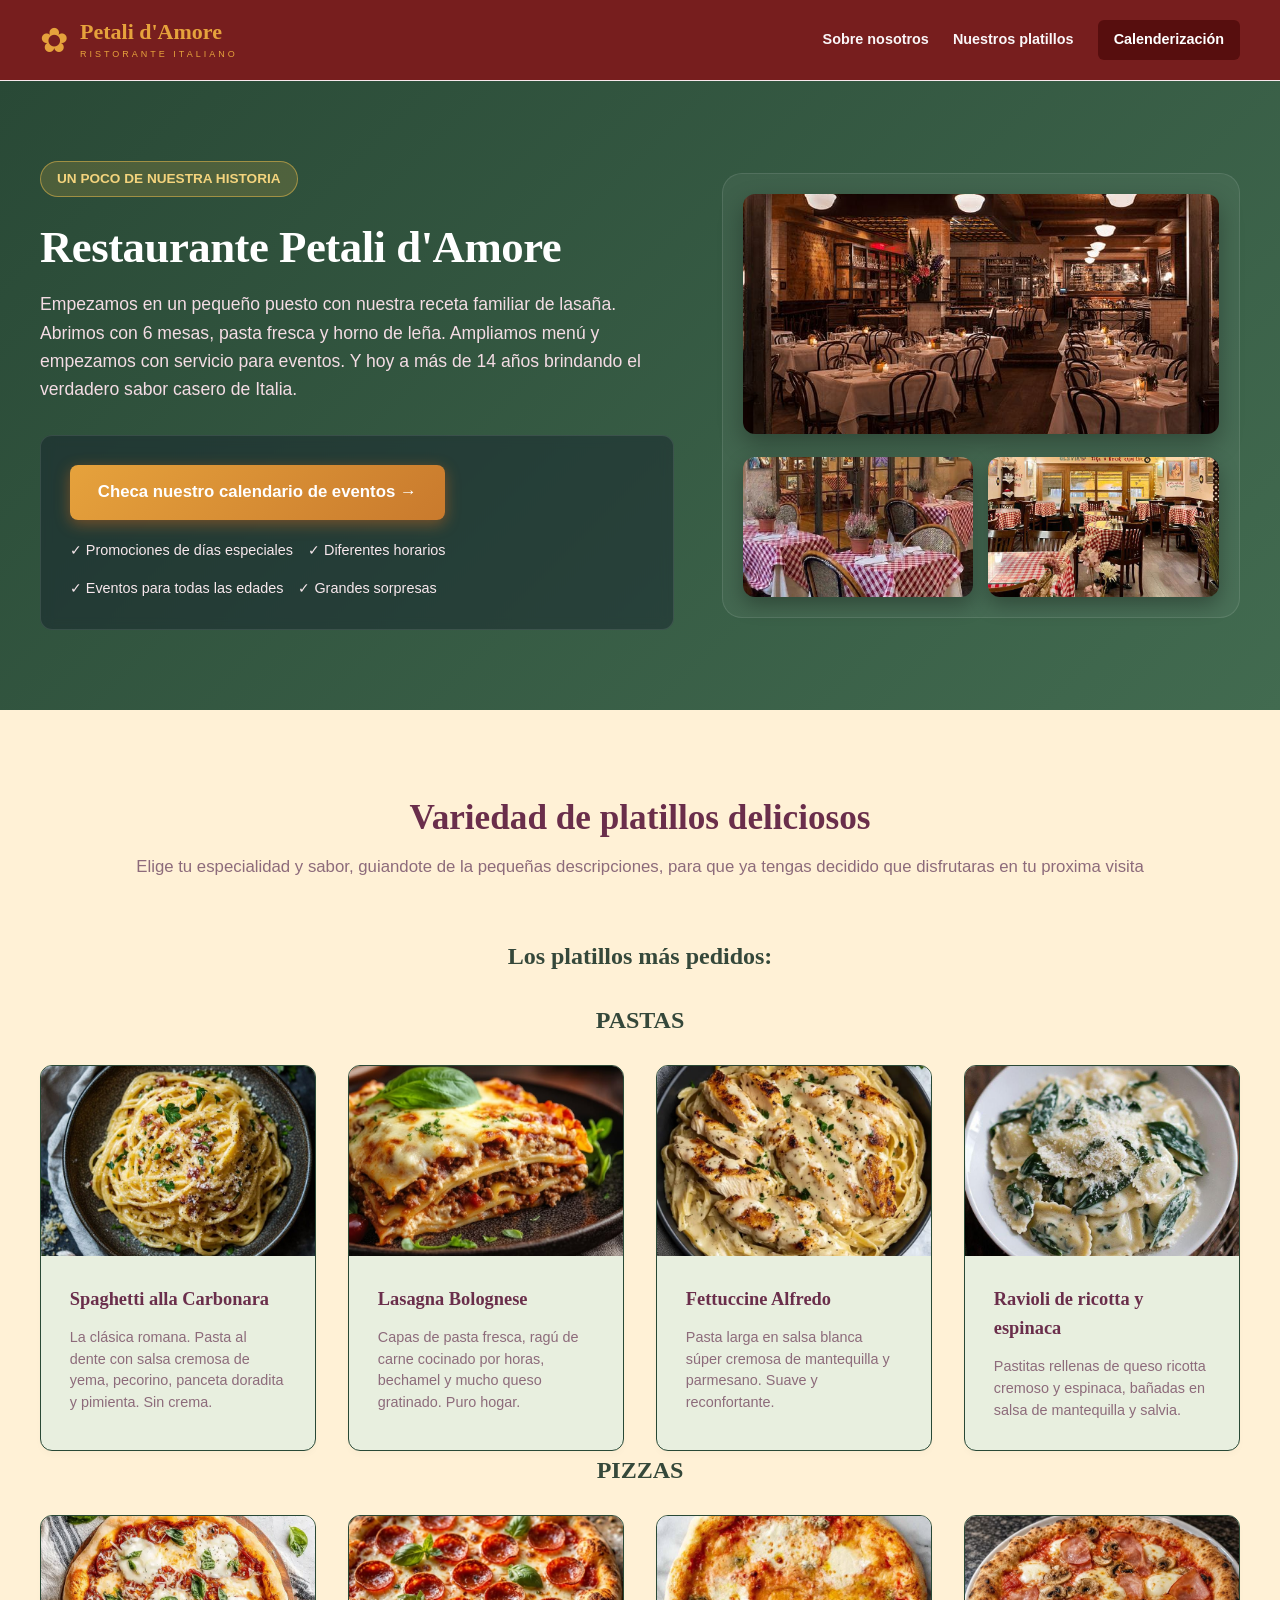
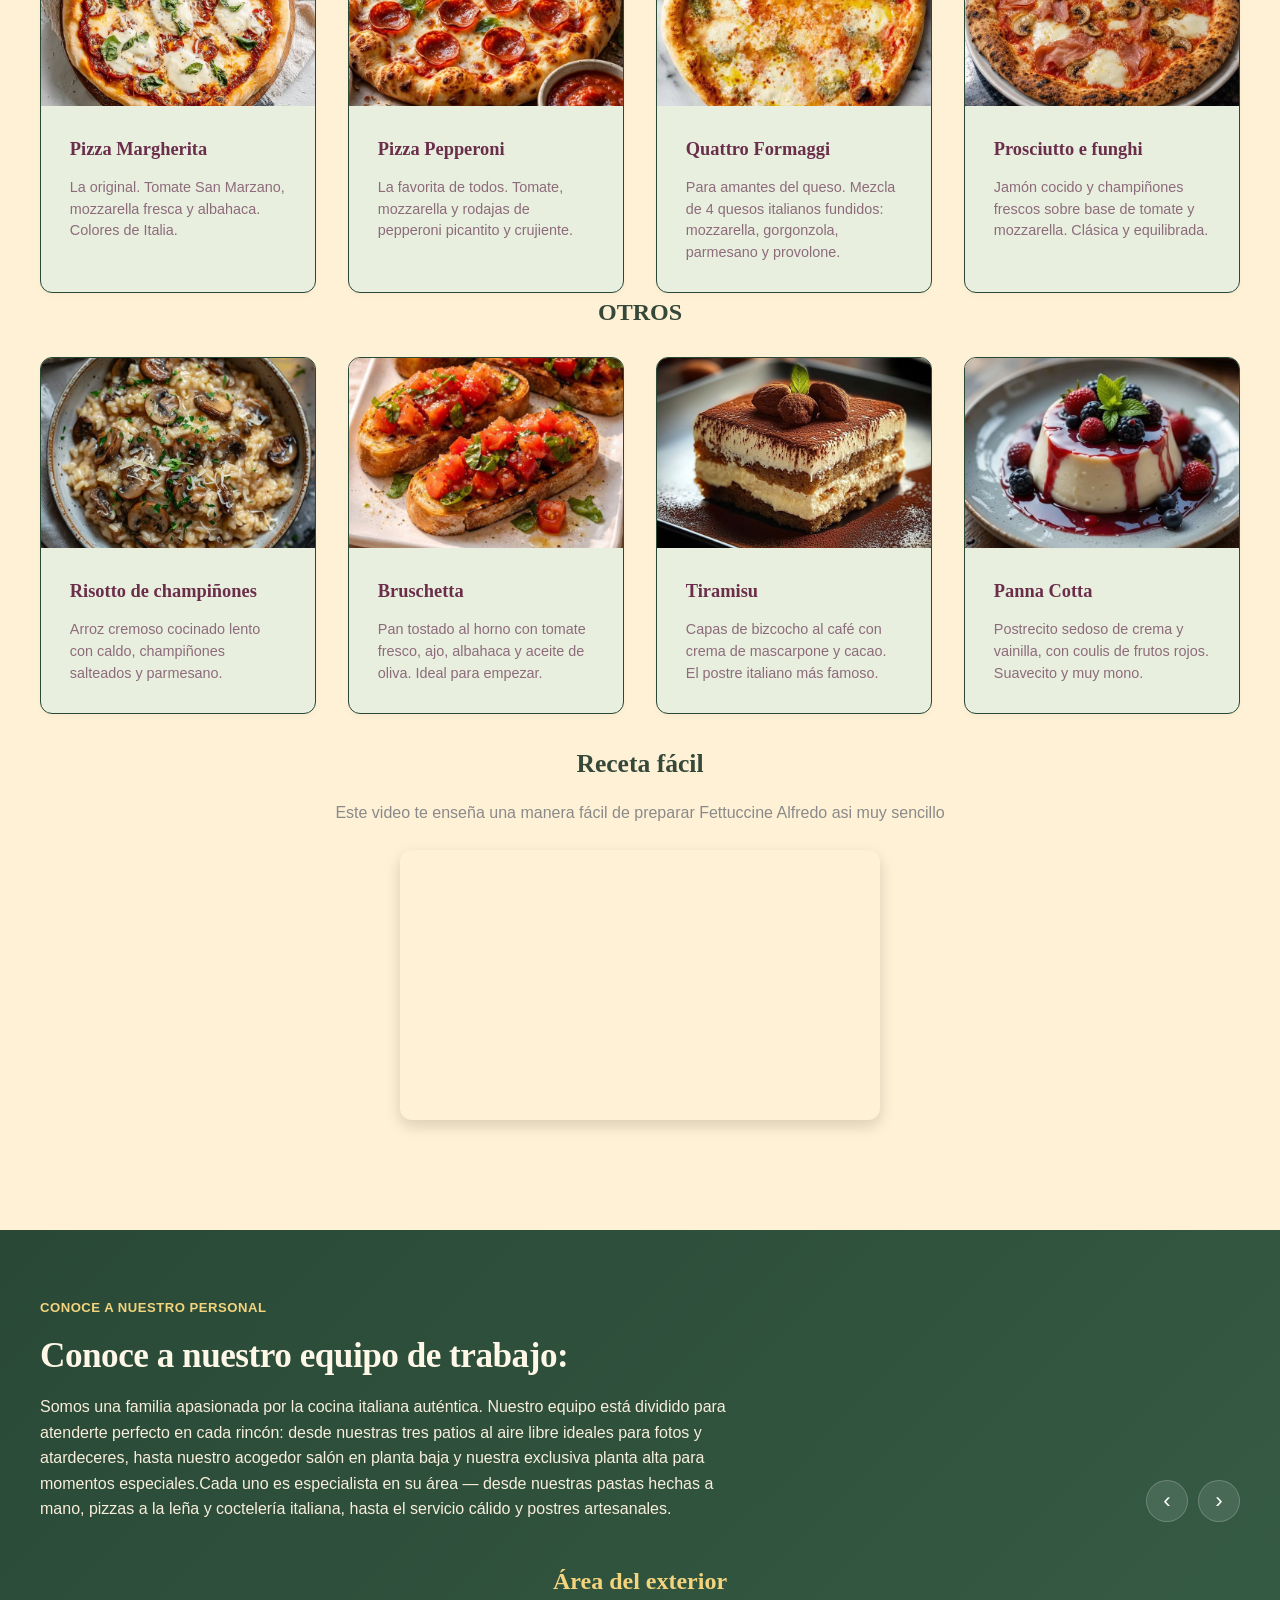
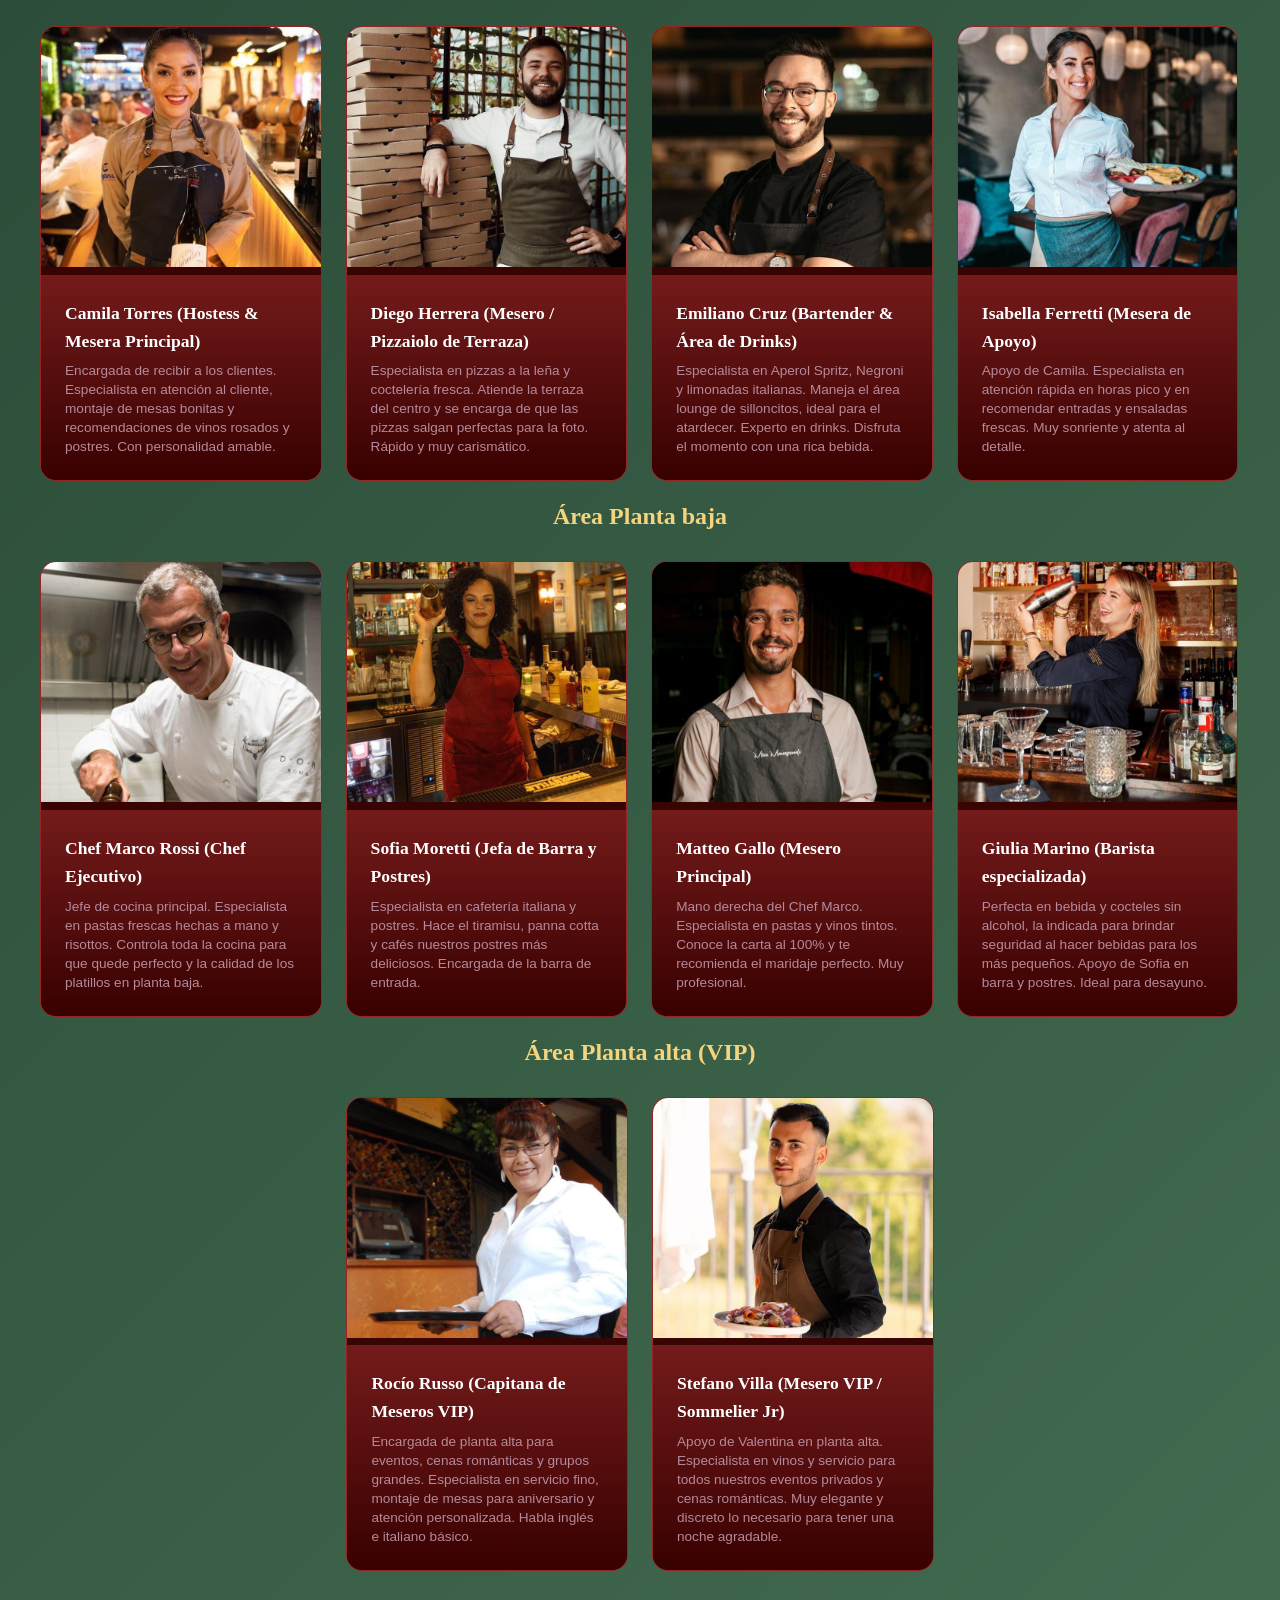
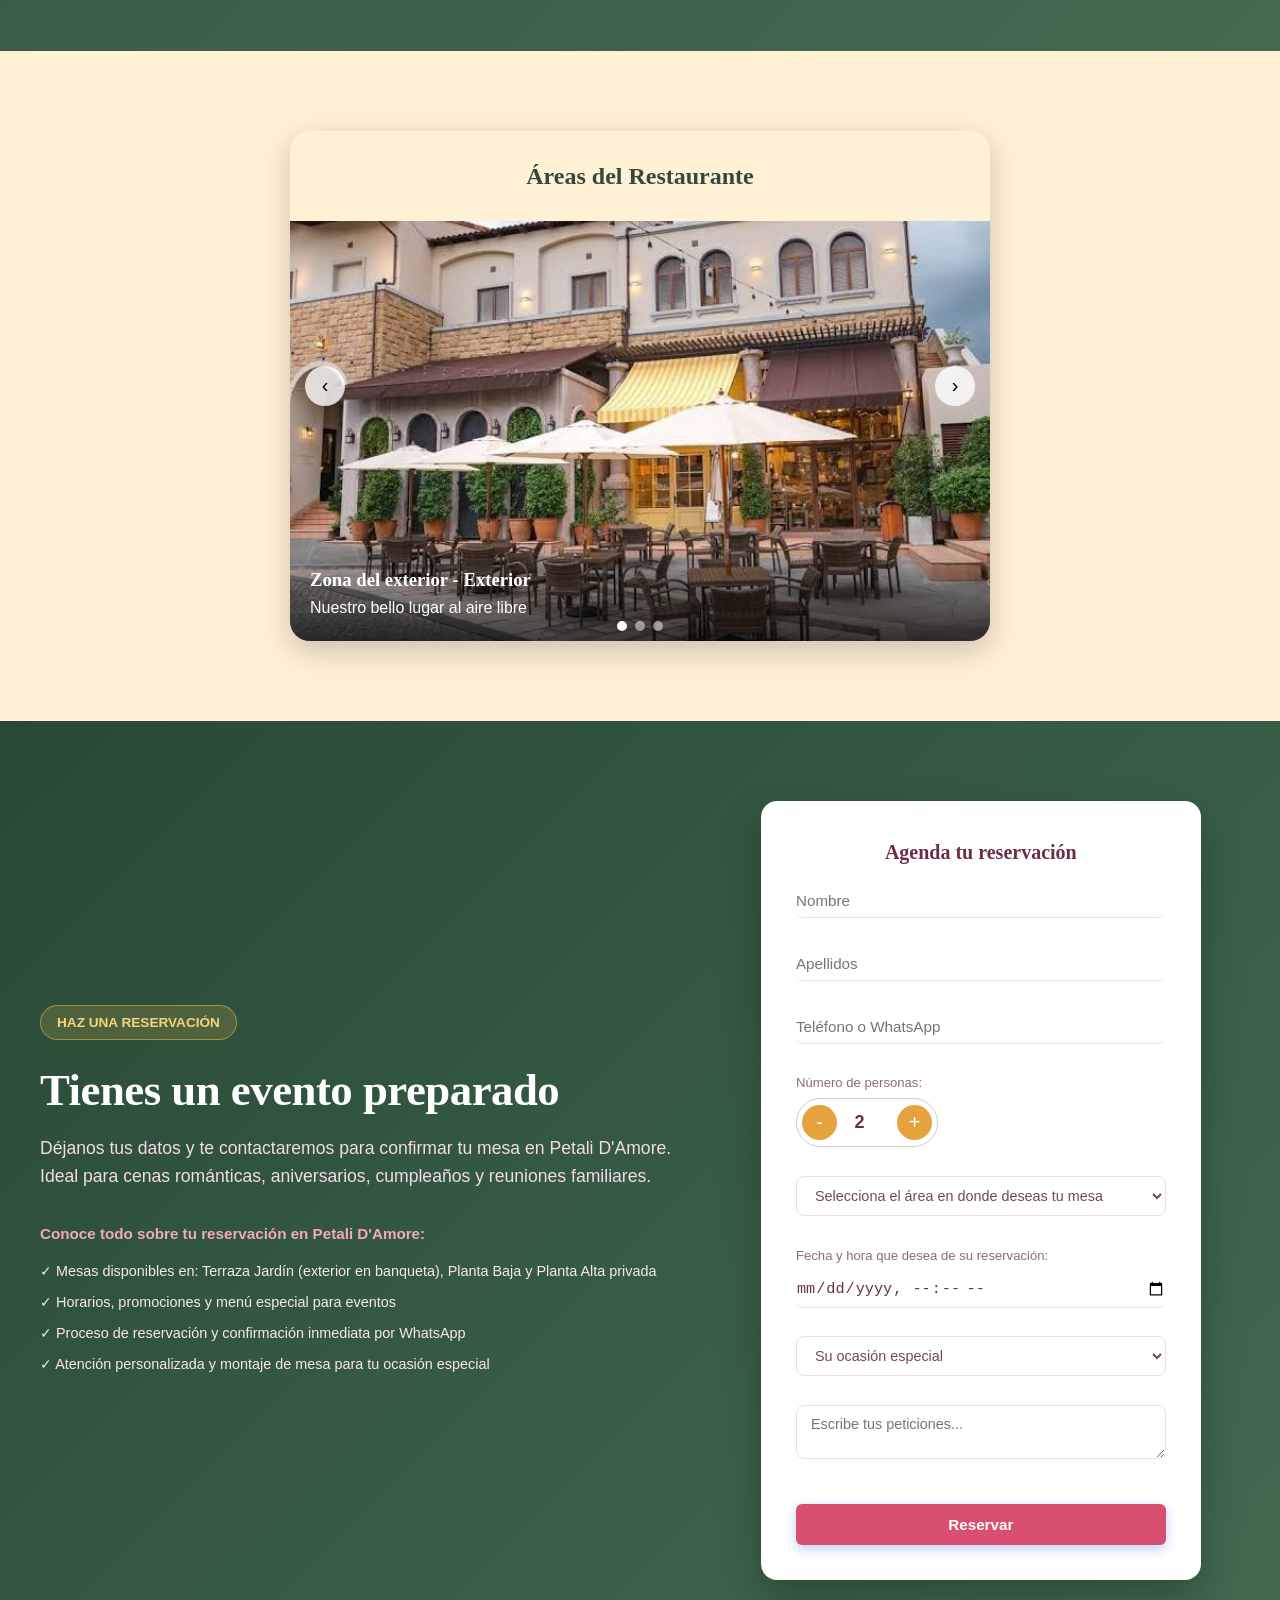
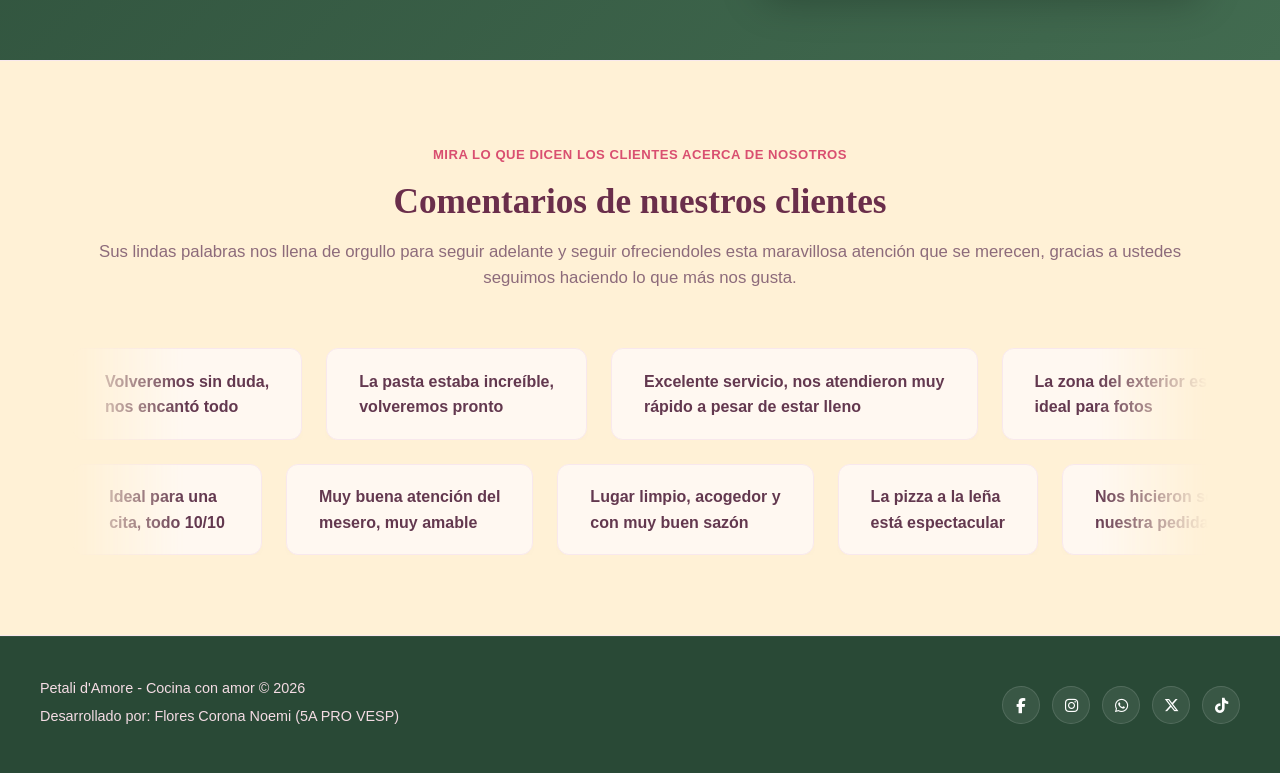
<file: index.html>
<!--
  ======================================================================
  INSTITUCIÓN: CBTis 166 Pablo Torres Burgos
  ----------------------------------------------------------------------
  * Estudiante: Flores Corona Noemi
  * Grupo: 5A PRO VESP  
  * Actividad: Portal Institucional (Con barra superior, collage y formulario)
  ====================================================================== -->

<!DOCTYPE html>
<html lang="es">
<head>
    <meta charset="UTF-8">
    <meta name="viewport" content="width=device-width, initial-scale=1.0">
    <title>Restaurante Italiano-Petali d'Amore</title>
    <link rel="stylesheet" href="styles.css">
    <link rel="stylesheet" href="https://cdnjs.cloudflare.com/ajax/libs/font-awesome/6.5.0/css/all.min.css">
</head>
<body>

    <!-- BARRA DE NAVEGACIÓN PRINCIPAL -->
    <header class="navbar">
        <div class="nav-container">
            <div class="nav-brand">
                 <a class="marca" href="#" aria-label="Petali d'Amore, inicio">
                    <span class="marca-flor">✿</span>
                    <span><strong>Petali d'Amore</strong><small>RISTORANTE ITALIANO</small></span>
                </a>
            </div>
            <nav class="nav-links">
                <a href="#inicio">Sobre nosotros</a>
                <a href="#oferta">Nuestros platillos</a>
                <a href="login.html" class="btn-nav-login">Calenderización</a>
            </nav>
        </div>
    </header>

    <!-- SECCIÓN DE DOS COLUMNAS CON COLLAGE DE IMÁGENES -->
    <section class="hero-section">
        <div class="hero-container">
            
            <!-- Columna Izquierda: Textos, Botón y Beneficios -->
            <div class="hero-text-side">
                <span class="hero-tag">Un poco de nuestra historia</span>
                <h1>Restaurante Petali d'Amore</h1>
                <p>Empezamos en un pequeño puesto con nuestra receta familiar de lasaña. Abrimos con 6 mesas, 
                    pasta fresca y horno de leña. Ampliamos menú y empezamos con servicio para eventos. Y hoy 
                    a más de 14 años brindando el verdadero sabor casero de Italia.</p>
                
                <div class="hero-cta-box">
                    <a href="login.html" class="btn-orange">Checa nuestro calendario de eventos →</a>
                    <div class="hero-benefits">
                        <span>✓ Promociones de días especiales</span>
                        <span>✓ Diferentes horarios</span>
                        <span>✓ Eventos para todas las edades</span>
                        <span>✓ Grandes sorpresas</span>
                    </div>
                </div>
            </div>

            <!-- Columna Derecha: Collage de Imágenes -->
            <div class="hero-image-side">
                <div class="image-collage">
                    <div class="collage-main">
                        <img src="img/1.jpg" alt="Estudiante CBTis">
                    </div>
                    <div class="collage-sub">
                        <img src="img/2.jpg" alt="Laboratorista">
                        <img src="img/3.jpg" alt="Programación">
                    </div>
                </div>
            </div>

        </div>
    </section>

    <!-- SECCIÓN DE PLATILLOS ITALIANOS CON IMÁGENES ALUSIVAS -->
    <section id="oferta" class="careers-section">
        <div class="section-container">
            <div class="section-header">
                <h2>Variedad de platillos deliciosos</h2>
                <p>Elige tu especialidad y sabor, guiandote de la pequeñas 
                    descripciones, para que ya tengas decidido que disfrutaras en tu proxima visita</p>
            </div>

            <h2 class="new"> Los platillos más pedidos:</h2><br>
            <h2 class="new"> PASTAS</h2><br>

            <div class="careers-grid">
                
                <!-- Especiales de la casa  -->
                <div class="career-card">
                    <div class="career-img-container">
                        <img src="img/carbonara.jpg" alt="Recursos Humanos">
                    </div>
                    <div class="career-content">
                        <h3>Spaghetti alla Carbonara</h3>
                        <p>La clásica romana. Pasta al dente con salsa cremosa de yema, pecorino, panceta doradita y pimienta. Sin crema.</p>
                    </div>
                </div>

                <div class="career-card">
                    <div class="career-img-container">
                        <img src="img/lasagna.jpg" alt="Programación">
                    </div>
                    <div class="career-content">
                        <h3>Lasagna Bolognese</h3>
                        <p>Capas de pasta fresca, ragú de carne cocinado por horas, bechamel y mucho queso gratinado. Puro hogar.</p>
                    </div>
                </div>

                <div class="career-card">
                    <div class="career-img-container">
                        <img src="img/alfredo.jpg" alt="Ciberseguridad">
                    </div>
                    <div class="career-content">
                        <h3>Fettuccine Alfredo</h3>
                        <p>Pasta larga en salsa blanca súper cremosa de mantequilla y parmesano. Suave y reconfortante.</p>
                    </div>
                </div>

                <div class="career-card">
                    <div class="career-img-container">
                        <img src="img/ravioli.jpg" alt="Laboratorista Clínico">
                    </div>
                    <div class="career-content">
                        <h3>Ravioli de ricotta y espinaca</h3>
                        <p>Pastitas rellenas de queso ricotta cremoso y espinaca, bañadas en salsa de mantequilla y salvia.</p>
                    </div>
                </div>

            </div>

            <h2 class="new">PIZZAS</h2><br>

            <div class="careers-grid">
                
                <!-- Especiales de la casa  -->
                <div class="career-card">
                    <div class="career-img-container">
                        <img src="img/margherita.jpg" alt="Recursos Humanos">
                    </div>
                    <div class="career-content">
                        <h3>Pizza Margherita</h3>
                        <p>La original. Tomate San Marzano, mozzarella fresca y albahaca. Colores de Italia.</p>
                    </div>
                </div>

                <div class="career-card">
                    <div class="career-img-container">
                        <img src="img/pepperoni.jpg" alt="Programación">
                    </div>
                    <div class="career-content">
                        <h3>Pizza Pepperoni</h3>
                        <p>La favorita de todos. Tomate, mozzarella y rodajas de pepperoni picantito y crujiente.</p>
                    </div>
                </div>

                <div class="career-card">
                    <div class="career-img-container">
                        <img src="img/quattro.jpg" alt="Ciberseguridad">
                    </div>
                    <div class="career-content">
                        <h3>Quattro Formaggi</h3>
                        <p>Para amantes del queso. Mezcla de 4 quesos italianos fundidos: mozzarella, gorgonzola, parmesano y provolone.</p>
                    </div>
                </div>

                <div class="career-card">
                    <div class="career-img-container">
                        <img src="img/funghi.jpg" alt="Laboratorista Clínico">
                    </div>
                    <div class="career-content">
                        <h3>Prosciutto e funghi</h3>
                        <p>Jamón cocido y champiñones frescos sobre base de tomate y mozzarella. Clásica y equilibrada.</p>
                    </div>
                </div>

            </div>

            <h2 class="new">OTROS</h2><br>

            <div class="careers-grid">
                
                <!-- Especiales de la casa  -->
                <div class="career-card">
                    <div class="career-img-container">
                        <img src="img/risotto.jpg" alt="Recursos Humanos">
                    </div>
                    <div class="career-content">
                        <h3>Risotto de champiñones</h3>
                        <p>Arroz cremoso cocinado lento con caldo, champiñones salteados y parmesano.</p>
                    </div>
                </div>

                <div class="career-card">
                    <div class="career-img-container">
                        <img src="img/bruschetta.jpg" alt="Programación">
                    </div>
                    <div class="career-content">
                        <h3>Bruschetta</h3>
                        <p>Pan tostado al horno con tomate fresco, ajo, albahaca y aceite de oliva. Ideal para empezar.</p>
                    </div>
                </div>

                <div class="career-card">
                    <div class="career-img-container">
                        <img src="img/tiramisu.jpg" alt="Ciberseguridad">
                    </div>
                    <div class="career-content">
                        <h3>Tiramisu</h3>
                        <p>Capas de bizcocho al café con crema de mascarpone y cacao. El postre italiano más famoso.</p>
                    </div>
                </div>

                <div class="career-card">
                    <div class="career-img-container">
                        <img src="img/panna.jpg" alt="Laboratorista Clínico">
                    </div>
                    <div class="career-content">
                        <h3>Panna Cotta</h3>
                        <p>Postrecito sedoso de crema y vainilla, con coulis de frutos rojos. Suavecito y muy mono.</p>
                    </div>
                </div>

            </div>

            <section class="seccion-video">
                <h2>Receta fácil</h2>
                <p class="subtitulo-video">Este video te enseña una manera fácil de preparar Fettuccine Alfredo asi muy sencillo</p>
                <div class="video-box">
                    <iframe 
                    src="https://www.youtube.com/embed/rpCe0RPMY94" 
                    title="Recera italiana"
                    frameborder="0" 
                    allowfullscreen>
                </iframe>
            </div>
        </section>

        </div>
    </section>
    
    <!-- SECCIÓN DE  CON RECORRIDO INTERACTIVO (JS) -->
    <section class="teachers-section">
        <div class="teachers-container">
            
            <div class="teachers-header">
                <div>
                    <span class="teachers-tag">Conoce a nuestro personal</span>
                    <h2>Conoce a nuestro equipo de trabajo:</h2>
                    <p>Somos una familia apasionada por la cocina italiana auténtica. Nuestro equipo está dividido para atenderte perfecto 
                        en cada rincón: desde nuestras tres patios al aire libre ideales para fotos y atardeceres, hasta nuestro acogedor 
                        salón en planta baja y nuestra exclusiva planta alta para momentos especiales.Cada uno es especialista en su área
                         — desde nuestras pastas hechas a mano, pizzas a la leña y coctelería italiana, hasta el servicio cálido y postres 
                         artesanales.</p>
                </div>
                
                <!-- Botones funcionales con IDs -->
                <div class="teachers-nav-buttons">
                    <button id="btn-prev" class="nav-btn">‹</button>
                    <button id="btn-next" class="nav-btn">›</button>
                </div>
            </div>

            <h2 class="neww"> Área del exterior</h2><br>


            <!-- Contenedor de las tarjetas de docentes (controlado por JS) -->
            <div class="teachers-grid" id="teachers-track">
                
                <!-- Grupo 1 (Parte exterior) -->
                <div class="teacher-card">
                    <img src="img/camila.jpg" alt="Profesor">
                    <div class="teacher-info">
                        <h3>Camila Torres (Hostess & Mesera Principal)</h3>
                        <p>Encargada de recibir a los clientes. Especialista en atención al cliente, 
                            montaje de mesas bonitas y recomendaciones de vinos rosados y postres. Con personalidad amable.</p>
                    </div>
                </div>
                
                <div class="teacher-card">
                    <img src="img/diego.jpg" alt="Profesora">
                    <div class="teacher-info">
                        <h3>Diego Herrera (Mesero / Pizzaiolo de Terraza)</h3>
                        <p>Especialista en pizzas a la leña y coctelería fresca. Atiende la terraza del centro y se encarga de que 
                            las pizzas salgan perfectas para la foto. Rápido y muy carismático.</p>
                    </div>
                </div>

                <div class="teacher-card">
                    <img src="img/emiliano.jpg" alt="Profesor">
                    <div class="teacher-info">
                        <h3>Emiliano Cruz (Bartender & Área de Drinks)</h3>
                        <p>Especialista en Aperol Spritz, Negroni y limonadas italianas. Maneja el área lounge de silloncitos, 
                            ideal para el atardecer. Experto en drinks. Disfruta el momento con una rica bebida.</p>
                    </div>
                </div>

                <div class="teacher-card">
                    <img src="img/isabela.jpg" alt="Profesor">
                    <div class="teacher-info">
                        <h3>Isabella Ferretti (Mesera de Apoyo)</h3>
                        <p>Apoyo de Camila. Especialista en atención rápida en horas pico y en recomendar entradas y ensaladas 
                            frescas. Muy sonriente y atenta al detalle.</p>
                    </div>
                </div>

                <div class="teacher-card">
                    <img src="img/luca.jpg" alt="Profesora">
                    <div class="teacher-info">
                        <h3>Luca Bianchi (Mesero / Runner)</h3>
                        <p>El más rápido del equipo. Se encarga de que los platillos de la cocina lleguen volando y calientitos a 
                            las 3 áreas de afuera. Especialista en servicio eficiente.</p>
                    </div>
                </div>

            </div>

            <h2 class="neww">Área Planta baja</h2><br>

            <div class="teachers-grid" id="teachers-track">
                
                <!-- Grupo 2 planta baja -->
                <div class="teacher-card">
                    <img src="img/marco.jpg" alt="Profesor">
                    <div class="teacher-info">
                        <h3>Chef Marco Rossi (Chef Ejecutivo)</h3>
                        <p>Jefe de cocina principal. Especialista en pastas frescas hechas a mano y risottos. 
                            Controla toda la cocina para que quede perfecto y la calidad de los platillos en planta baja.</p>
                    </div>
                </div>
                
                <div class="teacher-card">
                    <img src="img/sofia.jpg" alt="Profesora">
                    <div class="teacher-info">
                        <h3>Sofia Moretti (Jefa de Barra y Postres)</h3>
                        <p>Especialista en cafetería italiana y postres. Hace el tiramisu, panna cotta y cafés nuestros postres más deliciosos. 
                            Encargada de la barra de entrada.</p>
                    </div>
                </div>

                <div class="teacher-card">
                    <img src="img/mateo.jpg" alt="Profesor">
                    <div class="teacher-info">
                        <h3>Matteo Gallo (Mesero Principal)</h3>
                        <p>Mano derecha del Chef Marco. Especialista en pastas y vinos tintos. Conoce la carta al 100% y 
                            te recomienda el maridaje perfecto. Muy profesional.</p>
                    </div>
                </div>

                <div class="teacher-card">
                    <img src="img/giulia.jpg" alt="Profesor">
                    <div class="teacher-info">
                        <h3>Giulia Marino (Barista especializada)</h3>
                        <p>Perfecta en bebida y cocteles sin alcohol, la indicada para brindar seguridad al hacer bebidas 
                            para los más pequeños. Apoyo de Sofia en barra y postres. Ideal para desayuno.</p>
                    </div>
                </div>                
            </div>

            <h2 class="neww">Área Planta alta (VIP)</h2><br>

            <div class="grid" id="teachers-track">
                
                <!-- Grupo 3 alta -->
                <div class="card">
                    <img src="img/rocio.jpg" alt="Profesor">
                    <div class="info">
                        <h3>Rocío Russo (Capitana de Meseros VIP)</h3>
                        <p>Encargada de planta alta para eventos, cenas románticas y grupos grandes. Especialista en servicio fino, 
                            montaje de mesas para aniversario y atención personalizada. Habla inglés e italiano básico.</p>
                    </div>
                </div>
                
                <div class="card">
                    <img src="img/villa.jpg" alt="Profesora">
                    <div class="info">
                        <h3>Stefano Villa (Mesero VIP / Sommelier Jr)</h3>
                        <p>Apoyo de Valentina en planta alta. Especialista en vinos y servicio para todos nuestros eventos privados y cenas románticas. 
                            Muy elegante y discreto lo necesario para tener una noche agradable.</p>
                    </div>
                </div>
            </div>

        </div>
    </section>

    <section class="careers-section">
        <div class="carousel">
            <br><h2 class="new">Áreas del Restaurante</h2><br>
  <div class="track" id="track">
<div class="slide">
      <img src="img/exterior.jpg" alt="Terraza">
      <div class="infor">
        <h3>Zona del exterior - Exterior</h3>
        <p>Nuestro bello lugar al aire libre</p>
      </div>
    </div>

    <div class="slide">
      <img src="img/baja.jpg" alt="Planta Baja">
      <div class="infor">
        <h3>Planta Baja - Salón Principal</h3>
        <p>Con Chef Marco Rossi y pastas frescas</p>
      </div>
    </div>

    <div class="slide">
      <img src="img/alta.jpg" alt="Planta Alta">
      <div class="infor">
        <h3>Planta Alta - Área Privada</h3>
        <p>Ideal para cenas románticas y eventos</p>
      </div>
    </div>

  </div>

  <button class="btn prev">‹</button>
  <button class="btn next">›</button>
  <div class="dots" id="dots"></div>
</div>
    </section>

    <!-- SECCIÓN DE DOS COLUMNAS CON FORMULARIO INTEGRADO -->
    <section class="hero-section">
        <div class="hero-container">
            
            <!-- Formulario de reservación -->
            <div class="hero-text-side">
                <span class="hero-tag">Haz una reservación</span>
                <h1 class="hero-title-custom">Tienes un evento preparado</h1>
                <p class="hero-desc-custom">
                    Déjanos tus datos y te contactaremos para confirmar tu mesa en Petali D'Amore. Ideal para cenas románticas, 
                    aniversarios, cumpleaños y reuniones familiares.
                </p>
                
                <div class="hero-subtitle-custom">
                    Conoce todo sobre tu reservación en Petali D'Amore:
                </div>
                <div class="hero-benefits hero-benefits-column">
                    <span>✓ Mesas disponibles en: Terraza Jardín (exterior en banqueta), Planta Baja y Planta Alta privada</span>
                    <span>✓ Horarios, promociones y menú especial para eventos</span>
                    <span>✓ Proceso de reservación y confirmación inmediata por WhatsApp</span>
                    <span>✓ Atención personalizada y montaje de mesa para tu ocasión especial</span>
                </div>
            </div>

            <!-- Columna Derecha: Tarjeta Flotante con Formulario (10 campos/etiquetas) -->
            <div class="hero-form-side">
                <div class="cbtis-hero-form-card">
                    
                    <h3 class="form-card-title">
                        Agenda tu reservación
                    </h3>

                    <form id="form-hero-informes" action="#" method="POST">
                        
                        <!-- 1. Campo de Texto: Nombre -->
                        <div class="cbtis-input-group form-group-margin">
                            <input type="text" id="info_nombre" name="nombre" required placeholder="Nombre" class="form-control-input">
                        </div>

                        <!-- 2. Campo de Texto: Apellido -->
                        <div class="cbtis-input-group form-group-margin">
                            <input type="text" id="info_apellido" name="apellido" required placeholder="Apellidos" class="form-control-input">
                        </div>

                        <!-- 4. Campo de Teléfono -->
                        <div class="cbtis-input-group form-group-margin">
                            <input type="tel" id="info_telefono" name="telefono" required placeholder="Teléfono o WhatsApp" class="form-control-input">
                        </div>

                        <div class="cbtis-input-group form-group-margin">
                            <label>Número de personas:</label>
                            <div class="contador">
                                <button type="button" onclick="cambiarPersonas(-1)">-</button>
                                <input type="number" id="personas" name="personas" value="2" min="1" max="20" readonly>
                                <button type="button" onclick="cambiarPersonas(1)">+</button>
                            </div>
                        </div>

                        <!-- 5. Menú Desplegable (Select): Nivel de Estudios -->
                        <div class="cbtis-input-group form-group-margin">
                            <select id="info_nivel" name="nivel" required class="form-control-select">
                                <option value="">Selecciona el área en donde deseas tu mesa</option>
                                <option value="media">Área del exterior</option>
                                <option value="media">Planta baja</option>
                                <option value="media">Planta alta</option>
                            </select>
                        </div>

                        <!-- 7. Campo de Fecha (Date): Fecha estimada de ingreso -->
                        <div class="cbtis-input-group form-group-margin">
                            <label for="info_fecha" class="form-date-label">Fecha y hora que desea de su reservación:</label>
                            <input type="datetime-local" id="info_fecha" name="fecha" required class="form-control-date">
                        </div>

                        <div class="cbtis-input-group form-group-margin">
                            <select id="info_nivel" name="nivel" required class="form-control-select">
                                <option value="">Su ocasión especial</option>
                                <option value="media">Cumpleaños</option>
                                <option value="media">Aniversario</option>
                                <option value="media">Cita romántica</option>
                                <option value="media">Pedida de mano</option>
                                <option value="media">Cena de negocios</option>
                                <option value="media">Reunión familiar</option>
                                <option value="media">Ninguna/Solo a comer</option>
                            </select>
                        </div>


                        <!-- 8. Área de Texto (Textarea): Dudas adicionales -->
                        <div class="cbtis-input-group form-group-margin">
                            <textarea id="info_comentarios" name="comentarios" rows="2" placeholder="Escribe tus peticiones..." class="form-control-textarea"></textarea>
                        </div>

                        <!-- 10. Botón de Envío (Submit Button) -->
                        <button type="submit" class="cbtis-btn-ingresar form-submit-btn">
                            Reservar
                        </button>

                    </form>
                </div>
            </div>

        </div>
    </section>

    <!-- SECCIÓN DE CONVENIOS DOBLE LÍNEA -->
    <section class="convenios-section">
        <div class="convenios-container">
            
            <div class="section-header">
                <span class="teachers-tag convenience-tag-custom">Mira lo que dicen los clientes acerca de nosotros</span>
                <h2>Comentarios de nuestros clientes</h2>
                <p>Sus lindas palabras nos llena de orgullo para seguir adelante y seguir ofreciendoles esta maravillosa atención que 
                    se merecen, gracias a ustedes seguimos haciendo lo que más nos gusta.</p>
            </div>

            <!-- LÍNEA 1: Se desplaza hacia la IZQUIERDA -->
            <div class="marquee-wrapper">
                <div class="marquee-track marquee-track-top">
                    <div class="convenio-card">Volveremos sin duda, <br>nos encantó todo</div>
                    <div class="convenio-card">La pasta estaba increíble,<br> volveremos pronto</div>
                    <div class="convenio-card">Excelente servicio, nos atendieron muy <br>rápido a pesar de estar lleno</div>
                    <div class="convenio-card">La zona del exterior es hermosa,<br> ideal para fotos</div>
                    <div class="convenio-card">Celebramos el cumpleaños de mi mamá <br>y le pusieron un detalle muy lindo</div>
                    <div class="convenio-card">Las porciones son muy <br>generosas y a buen precio</div>
                    <div class="convenio-card">La lasaña es la mejor que <br>he probado en mi vida</div>
                    <div class="convenio-card">Ambiente tranquilo,<br> perfecto para platicar</div>
                    <!-- Duplicado para efecto infinito fluido -->
                    <div class="convenio-card">Volveremos sin duda, <br>nos encantó todo</div>
                    <div class="convenio-card">La pasta estaba increíble,<br> volveremos pronto</div>
                    <div class="convenio-card">Excelente servicio, nos atendieron muy <br>rápido a pesar de estar lleno</div>
                    <div class="convenio-card">La zona del exterior es hermosa,<br> ideal para fotos</div>
                    <div class="convenio-card">Celebramos el cumpleaños de mi mamá <br>y le pusieron un detalle muy lindo</div>
                    <div class="convenio-card">Las porciones son muy <br>generosas y a buen precio</div>
                    <div class="convenio-card">La lasaña es la mejor que <br>he probado en mi vida</div>
                    <div class="convenio-card">Ambiente tranquilo,<br> perfecto para platicar</div>
                </div>
            </div>

            <!-- LÍNEA 2: Se desplaza hacia la DERECHA -->
            <div class="marquee-wrapper marquee-wrapper-spacing">
                <div class="marquee-track marquee-track-bottom">
                    <div class="convenio-card">Ideal para una<br> cita, todo 10/10</div>
                    <div class="convenio-card">Muy buena atención del<br> mesero, muy amable</div>
                    <div class="convenio-card">Lugar limpio, acogedor y <br>con muy buen sazón</div>
                    <div class="convenio-card">La pizza a la leña<br> está espectacular</div>
                    <div class="convenio-card">Nos hicieron sentir muy especiales en<br> nuestra pedida de mano, gracias</div>
                    <div class="convenio-card">Tardaron un poco en traer la <br>comida pero valió la pena</div>
                    <div class="convenio-card">Recomiendo reservar, se llena<br> rápido los fines de semana</div>
                    <div class="convenio-card">Todo delicioso y el ambiente súper <br>romántico, perfecto para aniversario</div>
                    <!-- Duplicado para efecto infinito fluido -->
                    <div class="convenio-card">Ideal para una<br> cita, todo 10/10</div>
                    <div class="convenio-card">Muy buena atención del<br> mesero, muy amable</div>
                    <div class="convenio-card">Lugar limpio, acogedor y <br>con muy buen sazón</div>
                    <div class="convenio-card">La pizza a la leña<br> está espectacular</div>
                    <div class="convenio-card">Nos hicieron sentir muy especiales en<br> nuestra pedida de mano, gracias</div>
                    <div class="convenio-card">Tardaron un poco en traer la <br>comida pero valió la pena</div>
                    <div class="convenio-card">Recomiendo reservar, se llena<br> rápido los fines de semana</div>
                    <div class="convenio-card">Todo delicioso y el ambiente súper <br>romántico, perfecto para aniversario</div>
                </div>
            </div>
        </div>
    </section>

    <!-- PIE DE PÁGINA (FOOTER CON REDES SOCIALES) -->
    <footer class="footer">
        <div class="footer-container">
            
            <div class="footer-info">
                <p>Petali d'Amore - Cocina con amor &copy; 2026</p>
                <p class="footer-author">Desarrollado por: Flores Corona Noemi (5A PRO VESP)</p>
            </div>

            <!-- Enlaces de Redes Sociales -->
            <div class="footer-socials">
                <a href="https://www.facebook.com/" target="_blank" class="social-icon" aria-label="Facebook">
                    <i class="fa-brands fa-facebook-f"></i>
                </a>
                
                <a href="https://www.instagram.com/" target="_blank" class="social-icon" aria-label="Instagram">
                    <i class="fa-brands fa-instagram"></i>
                </a>
                
                <a href="https://www.whatsapp.com/" target="_blank" class="social-icon" aria-label="WhatsApp">
                    <i class="fa-brands fa-whatsapp"></i>
                </a>
                
                <a href="https://x.com/" target="_blank" class="social-icon" aria-label="X">
                    <i class="fa-brands fa-x-twitter"></i>
                </a>
                <a href="https://tiktok.com/" target="_blank" class="social-icon" aria-label="Tiktok">
                    <i class="fa-brands fa-tiktok"></i>
                </a>
            </div>

        </div>
    </footer>

    <script src="script.js"></script>
</body>
</html>
</file>
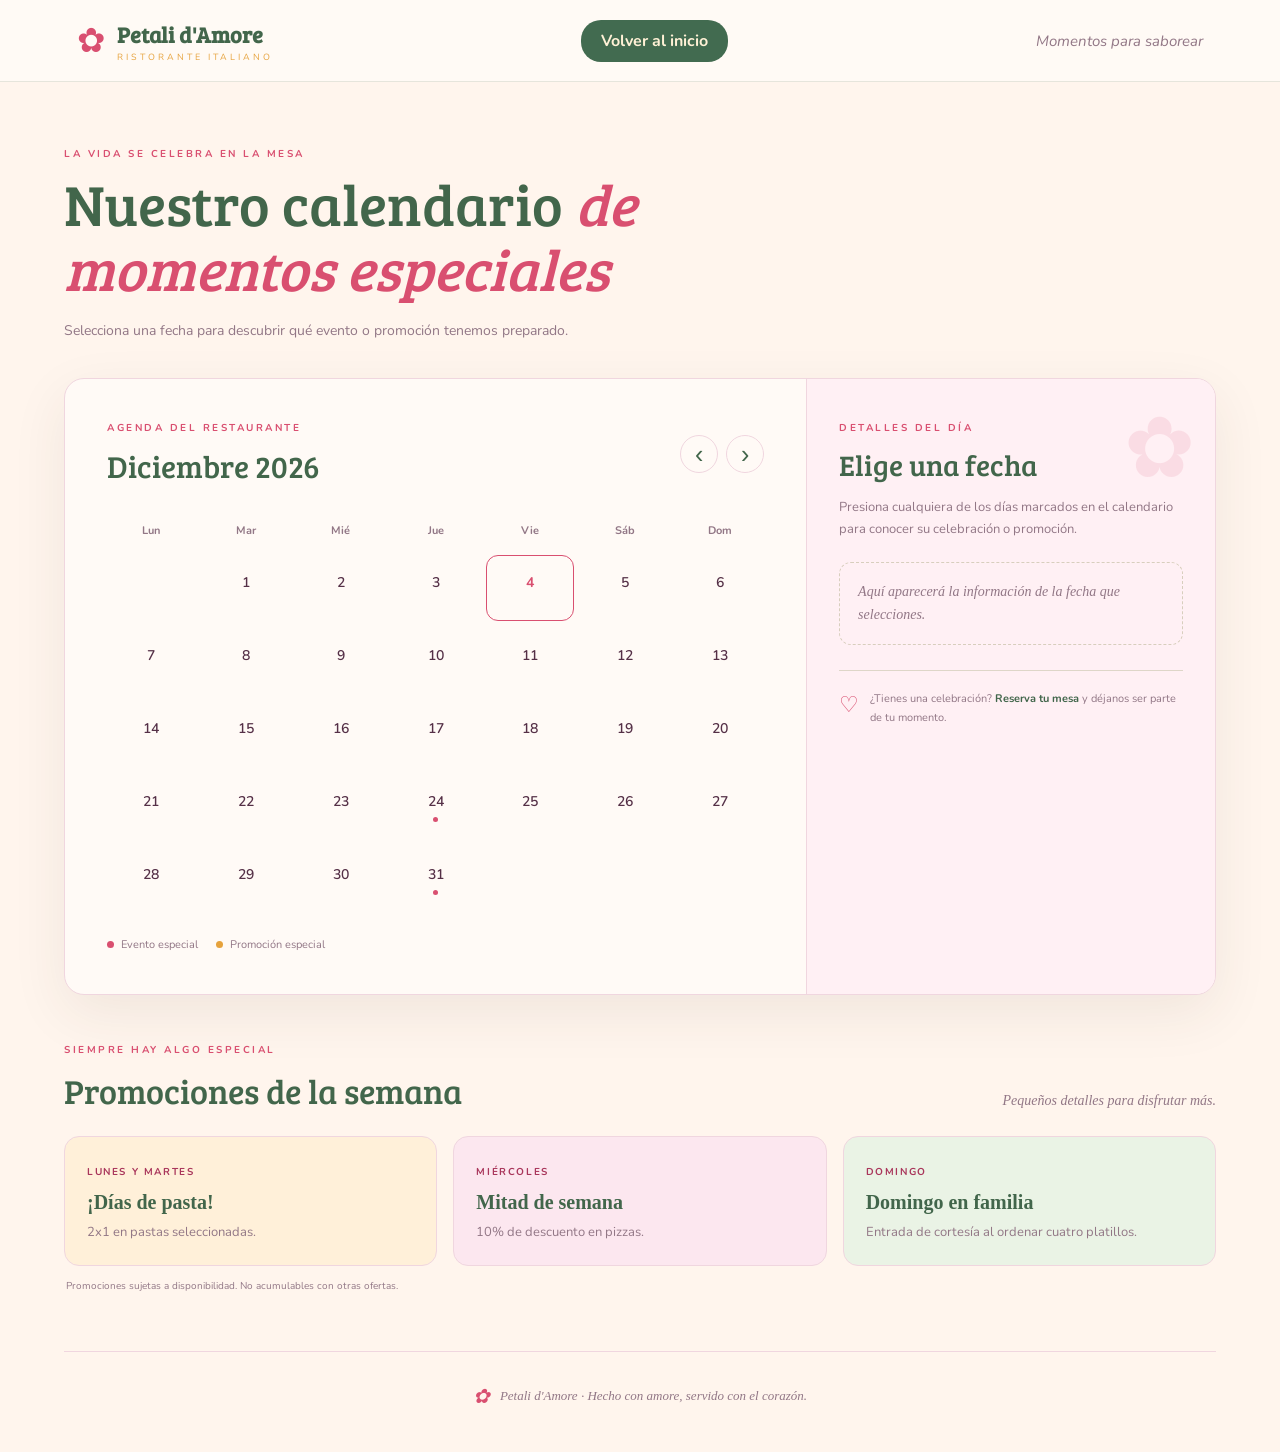
<file: login.html>
<!DOCTYPE html>
<html lang="es">
<head>
  <meta charset="UTF-8">
  <meta name="viewport" content="width=device-width, initial-scale=1.0">
  <title>Calendario | Petali d'Amore</title>
  <link rel="preconnect" href="https://fonts.googleapis.com">
  <link rel="preconnect" href="https://fonts.gstatic.com" crossorigin>
  <link href="https://fonts.googleapis.com/css2?family=Bree+Serif&family=Nunito:wght@400;500;600;700;800&display=swap" rel="stylesheet">
  <link rel="stylesheet" href="estilo.css">
  <script src="scripts.js" defer></script>
</head>
<body>
  <header class="encabezado">
    <a class="marca" href="#" aria-label="Petali d'Amore, inicio">
      <span class="marca-flor">✿</span>
      <span><strong>Petali d'Amore</strong><small>RISTORANTE ITALIANO</small></span>
    </a>

    <a href="index.html" class="btn-inicio">
    Volver al inicio </a>
    <span class="encabezado-frase">Momentos para saborear</span>
  </header>

  <main class="contenedor">
    <section class="intro">
      <p class="sobrelinea">LA VIDA SE CELEBRA EN LA MESA</p>
      <h1>Nuestro calendario <em>de momentos especiales</em></h1>
      <p>Selecciona una fecha para descubrir qué evento o promoción tenemos preparado.</p>
    </section>

    <section class="panel-calendario" aria-label="Calendario y detalle de eventos">
      <div class="calendario">
        <div class="calendario-cabecera">
          <div>
            <p class="sobrelinea">AGENDA DEL RESTAURANTE</p>
            <h2 id="mes-anio">Mes 2026</h2>
          </div>
          <div class="controles-mes">
            <button id="mes-anterior" class="flecha" type="button" aria-label="Mes anterior">‹</button>
            <button id="mes-siguiente" class="flecha" type="button" aria-label="Mes siguiente">›</button>
          </div>
        </div>
        <div class="dias-semana" aria-hidden="true">
          <span>Lun</span><span>Mar</span><span>Mié</span><span>Jue</span><span>Vie</span><span>Sáb</span><span>Dom</span>
        </div>
        <div id="rejilla-calendario" class="rejilla-calendario" aria-label="Días del mes"></div>
        <div class="leyenda">
          <span><i class="punto punto-evento"></i> Evento especial</span>
          <span><i class="punto punto-promo"></i> Promoción especial</span>
        </div>
      </div>

      <aside class="detalle">
        <div class="detalle-adorno">✿</div>
        <p class="sobrelinea">DETALLES DEL DÍA</p>
        <h2 id="titulo-detalle">Elige una fecha</h2>
        <p id="texto-detalle" class="texto-detalle">Presiona cualquiera de los días marcados en el calendario para conocer su celebración o promoción.</p>
        <div id="lista-eventos" class="lista-eventos">
          <div class="estado-vacio">Aquí aparecerá la información de la fecha que selecciones.</div>
        </div>
        <div class="nota-reserva">
          <span>♡</span>
          <p>¿Tienes una celebración? <strong>Reserva tu mesa</strong> y déjanos ser parte de tu momento.</p>
        </div>
      </aside>
    </section>

    <section class="promociones-semana">
      <div class="seccion-titulo">
        <div>
          <p class="sobrelinea">SIEMPRE HAY ALGO ESPECIAL</p>
          <h2>Promociones de la semana</h2>
        </div>
        <p>Pequeños detalles para disfrutar más.</p>
      </div>
      <div class="promos-grid">
        <article class="promo-semanal"><span class="promo-dia">LUNES Y MARTES</span><h3>¡Días de pasta!</h3><p>2x1 en pastas seleccionadas.</p></article>
        <article class="promo-semanal"><span class="promo-dia">MIÉRCOLES</span><h3>Mitad de semana</h3><p>10% de descuento en pizzas.</p></article>
        <article class="promo-semanal"><span class="promo-dia">DOMINGO</span><h3>Domingo en familia</h3><p>Entrada de cortesía al ordenar cuatro platillos.</p></article>
      </div>
      <p class="aclaracion-promos">Promociones sujetas a disponibilidad. No acumulables con otras ofertas.</p>
    </section>

    <footer>
      <span class="flor-footer">✿</span>
      <p>Petali d'Amore · Hecho con amore, servido con el corazón.</p>
    </footer>
  </main>
</body>
</html>
</file>
<file: styles.css>
/* ======================================================================
   ESTILOS GENERALES Y PORTADA - CBTis 166
   ====================================================================== */
*{
    box-sizing: border-box; /* Incluye bordes y rellenos en el ancho y alto total */
    margin: 0;              /* Elimina los márgenes predeterminados de la página */
    padding: 0;             /* Elimina los rellenos internos predeterminados */
}

body {
    font-family: 'Segoe UI', Tahoma, Geneva, Verdana, sans-serif; /* Tipografía principal limpia y moderna */
    color: var(--italia-texto);                 /* Color de texto base gris oscuro */
    background-color: #FFF7E8;      /* Color de fondo general suave para el sitio */
    line-height: 1.6;               /* Espaciado de línea cómodo para la lectura */
}

/* ======================================================================
   BARRA DE NAVEGACIÓN RESPONSIVA
   ====================================================================== */
.navbar {
    background-color: #771e1e; /* Fondo blanco sólido para el menú de navegación */
    border-bottom: 1px solid #F8E8ED; /* Borde inferior sutil */
    position: sticky;          /* Fija la barra en la parte superior al hacer scroll */
    top: 0;                    /* Posición de anclaje exacto en la parte superior */
    z-index: 1000;             /* Asegura que la barra esté siempre por encima de otros elementos */
    padding: 0.8rem 1.5rem;    /* Relleno interior de la barra de navegación */
}

.nav-container {
    max-width: 1200px;         /* Ancho máximo alineado con el resto del sitio */
    margin: 0 auto;            /* Centra el contenedor del menú */
    display: flex;             /* Modelo flexible */
    justify-content: space-between; /* Separa el logotipo de los enlaces del menú */
    align-items: center;       /* Alinea verticalmente al centro */
    flex-wrap: wrap;           /* Permite que los elementos bajen si falta espacio */
    gap: 1rem;                 /* Espaciado predeterminado */
}

.nav-links {
    display: flex;             /* Organiza los enlaces de navegación en línea */
    align-items: center;       /* Centra verticalmente */
    gap: 1.5rem;               /* Espacio de separación entre cada opción del menú */
    flex-wrap: wrap;           /* Adaptable en pantallas chicas */
}

.nav-links a {
    text-decoration: none;     /* Quita el subrayado predeterminado de los enlaces */
    color: #faf6f8;            /* Color de texto gris intermedio */
    font-weight: 600;          /* Seminegrita para mejor visibilidad */
    font-size: 0.9rem;         /* Tamaño de fuente adecuado */
    transition: color 0.2s;    /* Transición suave al cambiar de color */
}

.nav-links a:hover {
    color: #e6a23c;            /* Cambia a azul corporativo al pasar el cursor */
}

.btn-nav-login {
    background-color: #570e0e; /* Fondo azul destacado para el botón de alumnos */
    color: white !important;   /* Texto blanco forzado */
    padding: 8px 16px;         /* Relleno interior del botón */
    border-radius: 6px;        /* Esquinas redondeadas */
    transition: background-color 0.2s; /* Transición suave en el color de fondo */
}

.btn-nav-login:hover {
    background-color: #e6a23c; /* Azul más oscuro al pasar el cursor */
}

@media (max-width: 600px) {
    .navbar {
        padding: 0.6rem 1rem;  /* Reduce el padding en pantallas móviles pequeñas */
    }
    .nav-container {
        justify-content: center; /* Centra los elementos del menú en móviles */
    }
    .nav-links {
        gap: 1rem;             /* Reduce el espacio entre enlaces */
        justify-content: center; /* Centra los enlaces */
    }
}

/* --------------------------------------------------------------------
   SECCIÓN HERO (DOS COLUMNAS CON COLLAGE)
   -------------------------------------------------------------------- */
.hero-section {
    background: linear-gradient(135deg, var(--italia-verde-oscuro), var(--italia-verde)); /* Fondo con degradado azul oscuro */
    color: white;              /* Texto general en blanco para alto contraste */
    padding: 5rem 2rem;        /* Relleno superior/inferior amplio y lateral */
    overflow: hidden;          /* Oculta desbordamientos */
}

.hero-container {
    max-width: 1200px;         /* Ancho máximo del contenedor principal */
    margin: 0 auto;            /* Centra el contenedor */
    display: grid;             /* Utiliza CSS Grid para organizar las columnas */
    grid-template-columns: 1.1fr 0.9fr; /* Texto ligeramente más ancho que el collage */
    gap: 3rem;                 /* Espacio de separación entre columnas */
    align-items: center;       /* Alinea verticalmente al centro */
}

@media (max-width: 900px) {
    .hero-container {
        grid-template-columns: 1fr; /* Cambia a una sola columna en pantallas medianas/móviles */
    }
}

.hero-tag {
    display: inline-block;     /* Permite aplicar padding y márgenes como bloque */
    background-color: rgba(229, 184, 75, 0.18); /* Fondo azul translúcido */
    border: 1px solid rgba(229, 184, 75, 0.55); /* Borde azul claro sutil */
    color: #F4D47D;            /* Texto azul claro brillante */
    padding: 6px 16px;         /* Relleno interior */
    border-radius: 20px;       /* Bordes redondeados estilo píldora */
    font-size: 0.85rem;        /* Tamaño de fuente compacto */
    font-weight: 600;          /* Seminegrita */
    text-transform: uppercase; /* Convierte el texto en mayúsculas */
    margin-bottom: 1.5rem;     /* Margen inferior */
}

.hero-text-side h1 {
    font-size: 2.8rem;         /* Tamaño de fuente grande para el título principal */
    font-weight: 800;          /* Grosor muy marcado */
    margin-bottom: 1rem;       /* Espacio inferior */
    letter-spacing: -0.5px;    /* Reduce ligeramente el espacio entre letras */
    line-height: 1.2;          /* Altura de línea compacta */
}

.hero-text-side p {
    font-size: 1.1rem;         /* Tamaño de fuente cómodo para la descripción */
    color: #F4DCE4;            /* Color gris claro legible */
    margin-bottom: 2rem;       /* Espacio inferior */
    line-height: 1.6;          /* Altura de línea legible */
}

.hero-cta-box {
    background: rgba(15, 23, 42, 0.4); /* Fondo oscuro semitransparente */
    border: 1px solid rgba(255, 255, 255, 0.1); /* Borde sutil translúcido */
    padding: 1.8rem;           /* Relleno interno */
    border-radius: 12px;       /* Bordes redondeados */
    backdrop-filter: blur(6px); /* Efecto de desenfoque de cristal esmerilado */
}

.btn-orange {
    display: inline-block;     /* Permite dimensiones en enlaces */
    background: linear-gradient(135deg, #E6A23C 0%, #C97A2D 100%); /* Degradado naranja llamativo */
    color: white;              /* Texto blanco */
    padding: 14px 28px;        /* Relleno interior generoso */
    border-radius: 8px;        /* Bordes redondeados */
    text-decoration: none;     /* Quita subrayado */
    font-weight: 700;          /* Negrita */
    font-size: 1.05rem;        /* Tamaño destacado */
    box-shadow: 0 4px 15px rgba(249, 115, 22, 0.4); /* Sombra naranja difuminada */
    transition: transform 0.2s, box-shadow 0.2s; /* Transiciones suaves */
    margin-bottom: 1.2rem;     /* Espacio inferior */
}

.btn-orange:hover {
    transform: translateY(-2px); /* Eleva ligeramente el botón al pasar el cursor */
    box-shadow: 0 6px 20px rgba(249, 115, 22, 0.6); /* Aumenta intensidad de sombra */
}

.hero-benefits {
    display: flex;             /* Organiza los beneficios en línea flexible */
    flex-wrap: wrap;           /* Salto de línea automático */
    gap: 15px;                 /* Espacio entre beneficios */
    font-size: 0.9rem;         /* Tamaño estándar */
    color: #F8E8ED;            /* Gris claro */
    font-weight: 500;          /* Peso medio */
}

/* Estilos del Collage de Imágenes */
.image-collage {
    display: flex;             /* Organiza los elementos en columna */
    flex-direction: column;    /* Dirección vertical */
    gap: 15px;                 /* Espacio entre imágenes */
    background: rgba(255, 255, 255, 0.05); /* Fondo translúcido sutil */
    padding: 20px;             /* Relleno interior */
    border-radius: 20px;       /* Bordes redondeados del contenedor */
    border: 1px solid rgba(255, 255, 255, 0.1); /* Borde sutil */
}

.collage-main img {
    width: 100%;               /* Ancho completo */
    height: 240px;             /* Altura fija para la imagen principal */
    object-fit: cover;         /* Recorta proporcionalmente sin deformar */
    border-radius: 12px;       /* Bordes redondeados */
    box-shadow: 0 10px 25px rgba(0,0,0,0.3); /* Sombra de profundidad */
}

.collage-sub {
    display: grid;             /* Cuadrícula para las dos imágenes inferiores */
    grid-template-columns: 1fr 1fr; /* Dos columnas iguales */
    gap: 15px;                 /* Espacio entre las secundarias */
}

.collage-sub img {
    width: 100%;               /* Ancho completo */
    height: 140px;             /* Altura fija para secundarias */
    object-fit: cover;         /* Recorte proporcional */
    border-radius: 12px;       /* Bordes redondeados */
    box-shadow: 0 8px 20px rgba(0,0,0,0.3); /* Sombra de profundidad */
}

/* Clases específicas para el formulario de informes */
.hero-title-custom {
    font-size: 2.5rem;         /* Tamaño de título personalizado */
    margin-bottom: 1rem;       /* Margen inferior */
}

.hero-desc-custom {
    color: #F4DCE4;            /* Color secundario */
    font-size: 1rem;           /* Tamaño legible */
    margin-bottom: 1.5rem;     /* Margen inferior */
}

.hero-subtitle-custom {
    font-size: 0.95rem;        /* Subtítulo */
    font-weight: 600;          /* Seminegrita */
    color: #F3A9BD;            /* Azul claro */
    margin-bottom: 0.8rem;     /* Margen inferior */
}

.hero-benefits-column {
    display: flex;             /* Flexible vertical */
    flex-direction: column;    /* Apilado vertical */
    gap: 8px;                  /* Espaciado ajustado */
}

.cbtis-hero-form-card {
    background-color: #ffffff; /* Fondo blanco sólido para la tarjeta del formulario */
    padding: 2.2rem;           /* Relleno interno amplio */
    border-radius: 16px;       /* Bordes redondeados marcados */
    box-shadow: 0 20px 40px rgba(0, 0, 0, 0.25); /* Sombra elegante flotante */
    width: 100%;               /* Ancho completo disponible */
    max-width: 440px;          /* Ancho máximo de la tarjeta */
    margin: 0 auto;            /* Centrado horizontal */
}

.form-card-title {
    color: #6A2E4B;            /* Color oscuro */
    font-size: 1.25rem;        /* Mediano destacado */
    font-weight: 700;          /* Negrita */
    margin-bottom: 1rem;       /* Margen inferior */
    text-align: center;        /* Centrado */
}

.form-group-margin {
    margin-bottom: 1rem;       /* Espacio inferior estándar entre campos */
}

.form-control-input {
    width: 100%;               /* Ancho completo */
    border: 1px solid #F4DCE4; /* Borde gris claro */
    border-radius: 8px;        /* Bordes redondeados */
    padding: 10px 14px;        /* Relleno interior cómodo */
    font-size: 0.9rem;         /* Tamaño de letra interno */
    outline: none;             /* Sin borde de enfoque por defecto */
}

.form-control-select {
    width: 100%;               /* Ancho completo */
    border: 1px solid #F4DCE4; /* Borde gris claro */
    border-radius: 8px;        /* Bordes redondeados */
    padding: 10px 14px;        /* Relleno interior */
    font-size: 0.9rem;         /* Tamaño de fuente */
    background: #fff;          /* Fondo blanco */
    color: #70485D;            /* Color de texto de opciones */
    outline: none;             /* Quita contorno */
}

.form-date-label {
    font-size: 0.78rem;        /* Letra pequeña para etiquetas de fecha */
    color: #8D6B7B;            /* Gris secundario */
    display: block;            /* Ocupa su propia línea */
    margin-bottom: 2px;        /* Margen inferior mínimo */
}

.label {
    font-size: 0.78rem;        /* Letra pequeña para etiquetas de fecha */
    color: #8D6B7B;            /* Gris secundario */
    display: block;            /* Ocupa su propia línea */
    margin-bottom: 2px;        /* Margen inferior mínimo */
}

.form-control-date {
    width: 100%;               /* Ancho completo */
    border: 1px solid #F4DCE4; /* Borde gris */
    border-radius: 8px;        /* Bordes redondeados */
    padding: 8px 14px;         /* Relleno interior */
    font-size: 0.9rem;         /* Tamaño de fuente */
    color: #63384F;            /* Color de texto interno */
    outline: none;             /* Quita contorno */
}

.form-control-textarea {
    width: 100%;               /* Ancho completo */
    border: 1px solid #F4DCE4; /* Borde gris */
    border-radius: 8px;        /* Bordes redondeados */
    padding: 10px 14px;        /* Relleno interior */
    font-size: 0.9rem;         /* Tamaño de fuente */
    outline: none;             /* Quita contorno */
    font-family: inherit;      /* Hereda tipografía general */
}

/* ======================================================================
   CORRECCIÓN DEFINITIVA PARA LA CASILLA Y EL TEXTO DE ACEPTAR TÉRMINOS
   ====================================================================== */
.form-group-checkbox {
    margin-bottom: 1.2rem;     /* Espacio inferior */
    display: flex;             /* Contenedor flexible */
    flex-direction: row !important; /* Fuerza dirección horizontal estricta */
    align-items: flex-start !important; /* Alinea arriba */
    justify-content: flex-start !important; /* Alinea a la izquierda */
    gap: 10px;                 /* Espacio horizontal entre cuadro y texto */
    text-align: left;          /* Alineación izquierda */
    width: 100%;               /* Ancho completo */
}

.form-checkbox-input {
    width: 18px !important;    /* Ancho fijo forzado para el checkbox */
    height: 18px !important;   /* Alto fijo forzado */
    min-width: 18px;           /* Evita compresión */
    cursor: pointer;           /* Cambia cursor a mano */
    margin-top: 2px;           /* Ajuste vertical fino con la primera línea */
    flex-shrink: 0;            /* Impide deformación */
    appearance: auto;          /* Restaura el comportamiento visual nativo */
    -webkit-appearance: checkbox; /* Compatibilidad WebKit */
}

.form-checkbox-label {
    font-size: 0.78rem !important; /* Letra pequeña legible para textos legales */
    color: #70485D !important;     /* Gris oscuro */
    line-height: 1.35 !important;  /* Altura de línea compacta */
    cursor: pointer;               /* Cursor interactivo */
    display: inline-block !important; /* Comportamiento en línea */
    width: auto !important;        /* Ancho automático */
    flex: 1;                       /* Ocupa el resto del espacio disponible */
}

.form-submit-btn {
    background-color: #D94F70;     /* Fondo azul intenso para el botón enviar */
    width: 100%;                   /* Ancho completo */
    border-radius: 8px;            /* Bordes redondeados */
    padding: 12px;                 /* Relleno interior */
    font-weight: 700;              /* Negrita */
    color: white;                  /* Texto blanco */
    border: none;                  /* Sin bordes */
    cursor: pointer;               /* Cursor de mano */
    transition: background 0.2s;   /* Transición suave */
}

.cbtis-hero-form-card input:focus, 
.cbtis-hero-form-card select:focus, 
.cbtis-hero-form-card textarea:focus {
    border-color: #D94F70 !important; /* Cambia el borde a azul brillante al enfocar */
    box-shadow: 0 0 0 3px rgba(37, 99, 235, 0.15); /* Brillo sutil alrededor */
}

/* ======================================================================
   ESTILOS DE OFERTA EDUCATIVA CON IMÁGENES
   ====================================================================== */
.careers-section {
    padding: 5rem 2rem;            /* Espaciado superior/inferior */
    background-color: #FFF1D6;     /* Fondo claro */
}

.section-container {
    max-width: 1200px;             /* Ancho máximo centrado */
    margin: 0 auto;                /* Centrado horizontal */
}

.section-header {
    text-align: center;            /* Centrado de títulos de sección */
    margin-bottom: 3.5rem;         /* Espacio inferior */
}

.section-header h2 {
    font-size: 2.2rem;             /* Título grande */
    color: #6A2E4B;                /* Color oscuro */
    margin-bottom: 0.5rem;         /* Espacio con subtítulo */
}

.section-header p {
    color: #8D6B7B;                /* Gris secundario */
    font-size: 1.05rem;            /* Tamaño legible */
}

.careers-grid {
    display: grid;                 /* Cuadrícula CSS adaptable */
    grid-template-columns: repeat(auto-fit, minmax(260px, 1fr)); /* Columnas responsivas */
    gap: 2rem;                     /* Espacio entre tarjetas */
}

.career-card {
    background-color: #E8EFDF;     /* Fondo blanco */
    border: 1px solid var(--italia-verde-oscuro);     /* Borde sutil */
    border-radius: 12px;           /* Esquinas redondeadas */
    overflow: hidden;              /* Oculta desbordamientos internos */
    box-shadow: 0 4px 6px rgba(0, 0, 0, 0.02); /* Sombra ligera */
    transition: transform 0.2s ease, box-shadow 0.2s ease; /* Transiciones suaves */
}

.career-card:hover {
    transform: translateY(-5px);   /* Eleva la tarjeta al pasar el cursor */
    box-shadow: 0 15px 30px rgba(0, 0, 0, 0.08); /* Acentúa la sombra */
    border-color: var(--italia-verde-oscuro);         /* Oscurece borde */
}

.career-img-container {
    width: 100%;                /* Ancho completo */
    height: 190px;                 /* Altura fija de imagen */
    overflow: hidden;              /* Oculta desbordamientos */
}

.career-img-container img {
    width: 100%;                   /* Ancho adaptado */
    height: 100%;                  /* Alto adaptado */
    object-fit: cover;             /* Recorte proporcional */
    transition: transform 0.3s ease; /* Transición para zoom */
}

.career-card:hover .career-img-container img {
    transform: scale(1.05);        /* Efecto zoom in en imagen al hacer hover */
}

.career-content {
    padding: 1.8rem;               /* Relleno interno de textos */
}

.career-content h3 {
    font-size: 1.15rem;            /* Tamaño de título */
    color: #6A2E4B;                /* Color oscuro */
    margin-bottom: 0.8rem;         /* Espacio inferior */
    font-weight: 700;              /* Negrita */
}

.career-content p {
    color: #8D6B7B;                /* Gris descriptivo */
    font-size: 0.9rem;             /* Tamaño estándar */
    line-height: 1.5;              /* Altura de línea */
}

/* ======================================================================
   ESTILOS DEL PIE DE PÁGINA (FOOTER CON REDES SOCIALES)
   ====================================================================== */
.footer {
    background-color:var(--italia-verde-oscuro);     /* Fondo oscuro institucional */
    color: #FFF7E8;                /* Texto gris claro */
    padding: 2.5rem 2rem;          /* Relleno interior */
    border-top: 1px solid rgba(255, 255, 255, 0.05); /* Línea superior sutil */
}

.footer-container {
    max-width: 1200px;             /* Ancho máximo alineado */
    margin: 0 auto;                /* Centrado horizontal */
    display: flex;                 /* Distribución flexible */
    justify-content: space-between; /* Separa créditos de redes */
    align-items: center;           /* Centrado vertical */
    flex-wrap: wrap;               /* Adaptable */
    gap: 1.5rem;                   /* Espacio entre elementos */
}

.footer-info p {
    font-size: 0.9rem;             /* Tamaño estándar */
    color: #F4DCE4;                /* Color legible */
    margin-bottom: 0.3rem;         /* Espacio mínimo */
}

.footer-author {
    font-size: 0.82rem;            /* Letra pequeña para autor */
    color: #8D6B7B;                /* Gris sutil */
}

.footer-socials {
    display: flex;                 /* Iconos en línea */
    gap: 12px;                     /* Espacio entre iconos */
}

.social-icon {
    width: 38px;                   /* Ancho fijo circular */
    height: 38px;                  /* Alto fijo circular */
    background: rgba(255, 255, 255, 0.08); /* Fondo translúcido */
    border: 1px solid rgba(255, 255, 255, 0.12); /* Borde sutil */
    color: #ffffff;                /* Icono blanco */
    border-radius: 50%;            /* Círculo perfecto */
    display: flex;                 /* Centrado interno */
    align-items: center;           /* Centrado vertical */
    justify-content: center;       /* Centrado horizontal */
    text-decoration: none;         /* Sin subrayado */
    font-weight: 700;              /* Negrita */
    font-size: 0.95rem;            /* Tamaño del símbolo */
    transition: background 0.2s, transform 0.2s, border-color 0.2s; /* Transiciones */
}

.social-icon:hover {
    background: #D94F70;           /* Azul corporativo al pasar cursor */
    border-color: #D94F70;         /* Borde azul */
    transform: translateY(-3px);   /* Eleva sutilmente el icono */
}

@media (max-width: 768px) {
    .footer-container {
        flex-direction: column;    /* Columna en tablets y móviles */
        text-align: center;        /* Centra textos del footer */
    }
    .footer-socials {
        justify-content: center;   /* Centra iconos sociales */
    }
}

/* ======================================================================
   ESTILOS DE LOGIN EN PANTALLA PARTIDA - CBTis 166
   ====================================================================== */
.cbtis-login-body {
    margin: 0;                     /* Sin márgenes */
    padding: 0;                    /* Sin padding */
    font-family: 'Segoe UI', Tahoma, Geneva, Verdana, sans-serif; /* Tipografía general */
    background: linear-gradient(135deg, #6A2E4B 0%, #9E3656 100%); /* Fondo degradado */
    min-height: 100vh;             /* Altura mínima de pantalla completa */
    display: flex;                 /* Centrado flexible */
    justify-content: center;       /* Centrado horizontal */
    align-items: center;           /* Centrado vertical */
}

.cbtis-login-container {
    width: 100%;                   /* Ancho completo */
    max-width: 1000px;             /* Ancho máximo de la tarjeta de login */
    height: 600px;                 /* Altura fija estándar */
    background-color: #ffffff;     /* Fondo blanco */
    border-radius: 12px;           /* Bordes redondeados */
    box-shadow: 0 25px 50px rgba(0, 0, 0, 0.35); /* Sombra pronunciada */
    display: grid;                 /* Pantalla dividida en cuadrícula */
    grid-template-columns: 1fr 1fr; /* Dos columnas iguales (panel izquierdo y derecho) */
    overflow: hidden;              /* Oculta desbordamientos */
    margin: 2rem;                  /* Margen exterior */
}

@media (max-width: 850px) {
    .cbtis-login-container {
        grid-template-columns: 1fr; /* Una sola columna en dispositivos menores */
        height: auto;               /* Altura automática */
    }
    .cbtis-left-panel {
        display: none;              /* Oculta el panel izquierdo decorativo en móviles */
    }
}

.cbtis-left-panel {
    background: linear-gradient(135deg, #9E3656 0%, #6A2E4B 100%); /* Degradado oscuro */
    color: white;                  /* Texto blanco */
    padding: 3rem;                 /* Relleno interno */
    display: flex;                 /* Diseño flexible */
    flex-direction: column;        /* Apilado vertical */
    justify-content: space-between; /* Distribuye espacio superior e inferior */
}

.cbtis-illustration-box {
    text-align: center;            /* Centrado */
    margin-top: 1rem;              /* Margen superior */
}

.cbtis-badge-icon {
    font-size: 4.5rem;             /* Tamaño grande para icono/emoji */
    margin-bottom: 0.5rem;         /* Margen inferior */
}

.cbtis-illustration-box h2 {
    font-size: 2rem;               /* Título grande */
    font-weight: 800;              /* Negrita fuerte */
    letter-spacing: 1px;           /* Espaciado entre letras */
}

.cbtis-notices-box {
    background: rgba(255, 255, 255, 0.1); /* Caja translúcida de avisos */
    padding: 1.2rem;               /* Relleno interno */
    border-radius: 8px;            /* Bordes redondeados */
    margin-top: 1.5rem;            /* Margen superior */
}

.cbtis-notices-box h3 {
    font-size: 1.1rem;             /* Título de aviso */
    margin-bottom: 0.4rem;         /* Margen inferior */
}

.cbtis-notices-box p {
    font-size: 0.85rem;            /* Texto pequeño */
    color: #FCE7EF;                /* Azul claro tenue */
    line-height: 1.4;              /* Altura de línea */
}

.cbtis-slider-dots {
    display: flex;                 /* Indicadores de slider en fila */
    justify-content: center;       /* Centrados */
    gap: 8px;                      /* Espacio entre puntos */
    margin-top: 1.5rem;            /* Margen superior */
}

.cbtis-dot {
    width: 8px;                    /* Ancho de punto inactivo */
    height: 8px;                   /* Alto de punto inactivo */
    background-color: rgba(255, 255, 255, 0.4); /* Translúcido */
    border-radius: 50%;            /* Circular */
}

.cbtis-dot.active {
    background-color: #ffffff;     /* Blanco sólido para punto activo */
    width: 24px;                   /* Más ancho simulando barra activa */
    border-radius: 4px;            /* Bordes redondeados */
}

.cbtis-left-footer {
    font-size: 0.72rem;            /* Letra pequeña institucional */
    color: #F6C9D7;                /* Azul muy claro */
    text-align: center;            /* Centrado */
    line-height: 1.3;              /* Altura de línea */
}

.cbtis-right-panel {
    background-color: #ffffff;     /* Panel derecho blanco para el formulario de login */
    padding: 3rem 3.5rem;          /* Relleno interno amplio */
    display: flex;                 /* Flexible */
    flex-direction: column;        /* Vertical */
    justify-content: center;       /* Centrado vertical */
}

.cbtis-login-wrapper {
    width: 100%;                   /* Ancho completo */
    max-width: 350px;              /* Ancho máximo del contenedor de login */
    margin: 0 auto;                /* Centrado horizontal */
}

.login-back-container {
    margin-bottom: 1.5rem;         /* Margen inferior */
}

.cbtis-back-link {
    color: #D94F70;                /* Enlace azul */
    font-size: 0.82rem;            /* Tamaño pequeño */
    text-decoration: none;         /* Sin subrayado */
    font-weight: 600;              /* Seminegrita */
}

.cbtis-back-link:hover {
    text-decoration: underline;    /* Subraya al pasar cursor */
}

.cbtis-logo-header {
    text-align: center;            /* Centrado */
    margin-bottom: 2rem;           /* Margen inferior */
}

.login-logo-emoji {
    font-size: 2.2rem;             /* Emoji grande */
    margin-bottom: 0.2rem;         /* Margen inferior */
}

.cbtis-logo-header h1 {
    font-size: 1.3rem;             /* Tamaño título */
    color: #6A2E4B;                /* Oscuro */
    font-weight: 700;              /* Negrita */
}

.cbtis-logo-header h1 span {
    color: #D94F70;                /* Acento en azul */
}

.cbtis-input-group {
    margin-bottom: 1.8rem;         /* Espacio inferior */
    position: relative;            /* Posicionamiento relativo */
}

.cbtis-input-group label {
    display: block;                /* Ocupa su línea */
    font-size: 0.82rem;            /* Pequeño */
    color: #8D6B7B;                /* Gris */
    margin-bottom: 0.3rem;         /* Margen inferior */
    font-weight: 500;              /* Medio */
}

.cbtis-input-group input {
    width: 100%;                   /* Ancho completo */
    border: none;                  /* Sin borde completo */
    border-bottom: 1px solid #F4DCE4; /* Borde inferior estilo material design */
    padding: 8px 0;                /* Relleno */
    font-size: 0.95rem;            /* Tamaño de fuente */
    color: #6A2E4B;                /* Oscuro */
    background: transparent;       /* Fondo transparente */
    outline: none;                 /* Sin contorno */
    transition: border-color 0.2s; /* Transición suave */
}

.cbtis-input-group input:focus {
    border-bottom: 2px solid #D94F70; /* Cambia a borde inferior azul grueso al enfocar */
}

.cbtis-btn-ingresar {
    width: 100%;                   /* Ancho completo */
    background-color: #D94F70;     /* Azul corporativo */
    color: white;                  /* Texto blanco */
    border: none;                  /* Sin bordes */
    padding: 12px;                 /* Relleno */
    border-radius: 6px;            /* Esquinas redondeadas */
    font-weight: 700;              /* Negrita */
    font-size: 0.95rem;            /* Tamaño */
    cursor: pointer;               /* Mano interactiva */
    box-shadow: 0 4px 12px rgba(37, 99, 235, 0.3); /* Sombra azul */
    transition: background-color 0.2s, transform 0.1s; /* Transiciones */
    margin-top: 0.5rem;            /* Margen superior */
}

.cbtis-btn-ingresar:hover {
    background-color: #BE3F65;     /* Azul más oscuro al pasar cursor */
}

.cbtis-login-help {
    text-align: center;            /* Centrado */
    margin-top: 1.8rem;            /* Margen superior */
    font-size: 0.82rem;            /* Pequeño */
}

.cbtis-login-help a {
    color: #D94F70;                /* Azul */
    text-decoration: none;         /* Sin subrayado */
    font-weight: 600;              /* Seminegrita */
}

.cbtis-login-help a:hover {
    text-decoration: underline;    /* Subraya al pasar cursor */
}

/* ======================================================================
   ESTILOS Y RECORRIDO DE DOCENTES
   ====================================================================== */
.teachers-section {
    background: linear-gradient(135deg, var(--italia-verde-oscuro), var(--italia-verde)); /* Fondo degradado oscuro */
    color: var(--italia-crema);                  /* Texto blanco */
    padding: 4rem 1.5rem;          /* Relleno superior/inferior y lateral */
}

.teachers-container {
    max-width: 1200px;             /* Ancho máximo centrado */
    margin: 0 auto;                /* Centrado horizontal */
}

.teachers-header {
    display: flex;                 /* Flexible */
    justify-content: space-between; /* Separa título de botones */
    align-items: flex-end;         /* Alineación inferior */
    margin-bottom: 2.5rem;         /* Margen inferior */
    flex-wrap: wrap;               /* Adaptable */
    gap: 1.5rem;                   /* Espacio entre elementos */
}

.teachers-tag {
    display: inline-block;         /* Bloque en línea */
    color: #F4D47D;                /* Azul claro */
    font-size: 0.82rem;            /* Pequeño */
    font-weight: 700;              /* Negrita */
    text-transform: uppercase;     /* Mayúsculas */
    margin-bottom: 0.6rem;         /* Margen inferior */
    letter-spacing: 0.5px;         /* Espaciado de letras */
}

.convenience-tag-custom {
    color: #D94F70;                /* Azul específico para convenios */
}

.teachers-header h2 {
    font-size: 2.2rem;             /* Título grande */
    font-weight: 800;              /* Negrita fuerte */
    margin-bottom: 0.6rem;         /* Margen inferior */
    letter-spacing: -0.5px;        /* Espaciado ajustado */
}

.teachers-header p {
    color:#F8EEDB;                /* Gris claro */
    font-size: 1rem;               /* Estándar */
    max-width: 700px;              /* Ancho máximo para lectura cómoda */
    line-height: 1.6;              /* Altura de línea */
}

.teachers-nav-buttons {
    display: flex;                 /* Botones en línea */
    gap: 10px;                     /* Espaciado entre flechas */
}

.nav-btn {
    width: 42px;                   /* Ancho fijo circular */
    height: 42px;                  /* Alto fijo circular */
    background: rgba(255, 255, 255, 0.1); /* Translúcido */
    border: 1px solid rgba(255, 255, 255, 0.2); /* Borde translúcido */
    color: white;                  /* Símbolo blanco */
    border-radius: 50%;            /* Circular */
    font-size: 1.4rem;             /* Tamaño de flecha */
    cursor: pointer;               /* Mano interactiva */
    display: flex;                 /* Centrado interno */
    align-items: center;           /* Centrado vertical */
    justify-content: center;       /* Centrado horizontal */
    transition: background 0.2s, transform 0.1s; /* Transiciones */
}

.nav-btn:hover {
    background: rgba(255, 255, 255, 0.25); /* Aclara al pasar cursor */
    transform: scale(1.05);        /* Ligero zoom */
}

.teachers-grid {
    display: flex;                 /* Carrusel horizontal flexible */
    gap: 1.5rem;                   /* Espacio entre tarjetas de profesores */
    overflow-x: auto;              /* Permite scroll horizontal */
    scroll-behavior: smooth;       /* Movimiento fluido al usar botones */
    padding-bottom: 1rem;          /* Relleno inferior */
    scrollbar-width: none;         /* Oculta barra de desplazamiento en Firefox */
}

.grid {
    display: flex;                 /* Carrusel horizontal flexible */
    gap: 1.5rem;                   /* Espacio entre tarjetas de profesores */
    overflow-x: auto;              /* Permite scroll horizontal */
    scroll-behavior: smooth;       /* Movimiento fluido al usar botones */
    padding-bottom: 1rem;          /* Relleno inferior */
    scrollbar-width: none;         /* Oculta barra de desplazamiento en Firefox */
    justify-content: center;
}

.teachers-grid::-webkit-scrollbar {
    display: none;                 /* Oculta barra de desplazamiento en Chrome/Safari */
}

.teacher-card {
    flex: 0 0 calc(25% - 1.15rem); /* Ancho fijo exacto para mostrar 4 tarjetas en pantallas grandes */
    background: #380000f2;           /* Fondo gris oscuro azulado */
    border-radius: 16px;           /* Bordes redondeados */
    overflow: hidden;              /* Oculta desbordamientos */
    border: 1px solid rgba(162, 43, 43, 0.878); /* Borde sutil */
    transition: transform 0.2s ease, box-shadow 0.2s ease; /* Transiciones */
}

.card {
    flex: 0 0 calc(25% - 1.15rem); /* Ancho fijo exacto para mostrar 4 tarjetas en pantallas grandes */
    background: #380000f2;           /* Fondo gris oscuro azulado */
    border-radius: 16px;           /* Bordes redondeados */
    overflow: hidden;              /* Oculta desbordamientos */
    border: 1px solid rgba(162, 43, 43, 0.878) ; /* Borde sutil */
    transition: transform 0.2s ease, box-shadow 0.2s ease; /* Transiciones */
}

@media (max-width: 1024px) {
    .teacher-card {
        flex: 0 0 calc(43% - 0.75rem); /* Ajusta para mostrar 2 tarjetas en tablets */
    }
}

@media (max-width: 600px) {
    .teacher-card {
        flex: 0 0 calc(50% - 0.5rem);             /* Ajusta para mostrar una tarjeta grande en móviles */
    }
}

@media (max-width: 1024px) {
    .card {
        flex: 0 0 calc(43% - 0.75rem); /* Ajusta para mostrar 2 tarjetas en tablets */
    }
}

@media (max-width: 600px) {
    .card {
        flex: 0 0 82%;             /* Ajusta para mostrar una tarjeta grande en móviles */
    }
}

.teacher-card:hover {
    transform: translateY(-5px);   /* Eleva la tarjeta al pasar el cursor */
    box-shadow: 0 15px 30px rgba(0, 0, 0, 0.4); /* Sombra oscura profunda */
}

.teacher-card img {
    width: 100%;                   /* Ancho completo */
    height: 240px;                 /* Altura fija de la foto del docente */
    object-fit: cover;             /* Recorte proporcional */
    object-position: top;          /* Enfoca la parte superior (rostro) de la foto */
}

.teacher-info {
    padding: 1.5rem;               /* Relleno interior para los datos del profesor */
    background: linear-gradient(180deg, rgb(116, 27, 27) 0%, #380000f2 100%); /* Degradado interno */
}

.teacher-info h3 {
    font-size: 1.1rem;             /* Nombre del profesor */
    font-weight: 700;              /* Negrita */
    color: white;                  /* Blanco */
    margin-bottom: 0.4rem;         /* Margen inferior */
}

.teacher-info p {
    font-size: 0.85rem;            /* Descripción de especialidad */
    color: #B58A9A;                /* Gris claro */
    line-height: 1.4;              /* Altura de línea */
}

.card:hover {
    transform: translateY(-5px);   /* Eleva la tarjeta al pasar el cursor */
    box-shadow: 0 15px 30px rgba(0, 0, 0, 0.4); /* Sombra oscura profunda */
}

.card img {
    width: 100%;                   /* Ancho completo */
    height: 240px;                 /* Altura fija de la foto del docente */
    object-fit: cover;             /* Recorte proporcional */
    object-position: top;          /* Enfoca la parte superior (rostro) de la foto */
}

.info {
    padding: 1.5rem;               /* Relleno interior para los datos del profesor */
    background: linear-gradient(180deg, rgb(116, 27, 27) 0%, rgba(56, 0, 0, 0.95) 100%); /* Degradado interno */
}

.info h3 {
    font-size: 1.1rem;             /* Nombre del profesor */
    font-weight: 700;              /* Negrita */
    color: white;                  /* Blanco */
    margin-bottom: 0.4rem;         /* Margen inferior */
}

.info p {
    font-size: 0.85rem;            /* Descripción de especialidad */
    color: #B58A9A;                /* Gris claro */
    line-height: 1.4;              /* Altura de línea */
}

/* ======================================================================
   ESTILOS DE CONVENIOS EN DOBLE LÍNEA (MARQUESINAS INFINITAS)
   ====================================================================== */
.convenios-section {
    padding: 5rem 0;               /* Relleno superior e inferior */
    background-color: #FFF1D6;     /* Fondo blanco */
    overflow: hidden;              /* Oculta desbordamientos laterales */
    border-top: 1px solid #F8E8ED; /* Borde superior sutil */
    border-bottom: 1px solid #F8E8ED; /* Borde inferior sutil */
}

.convenios-container {
    max-width: 1200px;             /* Ancho máximo centrado */
    margin: 0 auto;                /* Centrado horizontal */
    padding: 0 2rem;               /* Relleno lateral */
}

.marquee-wrapper {
    position: relative;            /* Posicionamiento relativo para la marquesina */
    width: 100%;                   /* Ancho completo */
    overflow: hidden;              /* Oculta tarjetas fuera de pantalla */
    mask-image: linear-gradient(to right, transparent, black 10%, black 90%, transparent); /* Desvanece los bordes izquierdo y derecho */
    -webkit-mask-image: linear-gradient(to right, transparent, black 10%, black 90%, transparent); /* Soporte WebKit para desvanecimiento */
}

.marquee-wrapper-spacing {
    margin-top: 1.5rem;            /* Separación entre la primera y segunda línea de convenios */
}

.marquee-track {
    display: flex;                 /* Elementos en línea horizontal continua */
    gap: 1.5rem;                   /* Espacio entre tarjetas de marcas */
    width: max-content;            /* Ancho automático basado en el contenido total */
}

.marquee-wrapper:hover .marquee-track {
    animation-play-state: paused !important; /* Pausa el movimiento al pasar el cursor sobre las marcas */
}

.marquee-track-top {
    animation: scrollLeft 35s linear infinite; /* Animación continua hacia la izquierda */
}

.marquee-track-bottom {
    animation: scrollRight 35s linear infinite; /* Animación continua hacia la derecha (inversa) */
}

@keyframes scrollLeft {
    0% { transform: translateX(0); }         /* Inicia en posición original */
    100% { transform: translateX(-50%); }    /* Desplaza exactamente la mitad (el grupo original) para crear bucle infinito */
}

@keyframes scrollRight {
    0% { transform: translateX(-50%); }      /* Inicia desplazado a la mitad */
    100% { transform: translateX(0); }       /* Regresa a la posición inicial creando bucle fluido */
}

.convenio-card {
    background: #FFF8F1;           /* Fondo gris muy claro para cada tarjeta de empresa */
    border: 1px solid #F8E8ED;     /* Borde gris sutil */
    padding: 1.2rem 2rem;          /* Relleno interior generoso */
    border-radius: 12px;           /* Bordes redondeados */
    font-weight: 600;              /* Seminegrita */
    font-size: 1rem;               /* Tamaño estándar */
    color: #63384F;                /* Color de texto gris oscuro */
    white-space: nowrap;           /* Impide que el texto de la marca haga salto de línea */
    box-shadow: 0 4px 6px rgba(0, 0, 0, 0.01); /* Sombra muy tenue */
    transition: transform 0.2s ease, border-color 0.2s ease, background-color 0.2s ease; /* Transiciones suaves */
    display: flex;                 /* Flexible */
    align-items: center;           /* Centrado vertical */
    justify-content: center;       /* Centrado horizontal */
    min-width: 190px;              /* Ancho mínimo uniforme para todas las tarjetas */
}

.convenio-card:hover {
    transform: translateY(-3px);   /* Eleva la tarjeta de convenio al pasar el cursor */
    border-color: #D94F70;         /* Cambia el borde a azul corporativo */
    background-color: #ffffff;     /* Fondo blanco puro */
    color: #D94F70;                /* Texto azul corporativo */
    box-shadow: 0 10px 20px rgba(37, 99, 235, 0.08); /* Sombra azulada elegante */
}

.new {
    text-align: center;
}

.neww {
    text-align: center;
     color: #F4D47D;
}

.carousel {
  width: 90%;
  max-width: 700px;
  margin: 0 auto; /* esto lo centra, sin necesidad de flex */
  position: relative;
  overflow: hidden;
  border-radius: 20px;
  box-shadow: 0 10px 30px rgba(0,0,0,0.2);
}

.track {
  display: flex;
  width: 100%;
  transition: transform 0.6s ease;
}

.slide {
  flex: 0 0 100%;
  width: 100%;
  max-width: 100%;
  position: relative;
}

.slide img {
  width: 100%;
  height: 420px;
  object-fit: cover;
  display: block;
}

.infor {
  position: absolute;
  bottom: 0;
  background: linear-gradient(transparent, rgba(0,0,0,0.7));
  color: white;
  width: 100%;
  padding: 20px;
}

.btn {
  position: absolute;
  top: 50%;
  transform: translateY(-50%);
  background: rgba(255,255,255,0.8);
  border: none;
  width: 40px;
  height: 40px;
  border-radius: 50%;
  cursor: pointer;
  font-size: 20px;
}

.prev { left: 15px; }
.next { right: 15px; }

.dots {
  position: absolute;
  bottom: 10px;
  left: 50%;
  transform: translateX(-50%);
  display: flex;
  gap: 8px;
}

.dot {
  width: 10px; height: 10px;
  background: rgba(255,255,255,0.5);
  border-radius: 50%;
  cursor: pointer;
}
.dot.active { background: white; }

.contador {
  display: flex;
  align-items: center;
  gap: 10px;
  border: 1px solid #ccc;
  border-radius: 30px;
  width: fit-content;
  padding: 5px;
  background: white;
}
.contador button {
  width: 35px;
  height: 35px;
  border-radius: 50%;
  border: none;
  background: #E6A23C;
  color: white;
  font-size: 20px;
  cursor: pointer;
}
.contador button:active {
  transform: scale(0.9);
}
.contador input {
  width: 40px;
  text-align: center;
  border: none;
  font-size: 18px;
  font-weight: bold;
  background: transparent;
}

.seccion-video {
  text-align: center;
  padding: 30px 20px;
}

.seccion-video h2 {
  font-size: 1.6rem;
  margin-bottom: 15px;
}

.subtitulo-video {
  color: #8a8a8a;
  margin-bottom: 25px;
}

/* ESTE ES EL RECTANGULAR CHIQUITO */
.video-box {
  width: 100%;
  max-width: 480px; /* <- aquí controlas lo grande, si lo quieres más chico pon 380px */
  height: 270px; /* <- forma rectangular horizontal */
  margin: 0 auto;
  border-radius: 12px;
  overflow: hidden;
  box-shadow: 0 6px 15px rgba(0,0,0,0.15);
}

.video-box iframe {
  width: 100%;
  height: 100%;
  border: none;
}
/* PALETA NUEVA PETALI D'AMORE: italiano fresco, cálido y alegre */
:root {
  --italia-crema: #FFF7E8;
  --italia-papel: #FFFCF5;
  --italia-verde: #426B50;
  --italia-verde-oscuro: #294936;
  --italia-tomate: #C65A45;
  --italia-tomate-oscuro: #A84334;
  --italia-amarillo: #E5B84B;
  --italia-texto: #35483A;
  --italia-suave: #7B7868;
  --italia-borde: #E9D9BD;
}


.marca { display: flex; align-items: center; gap: 12px; color: inherit; text-decoration: none; }
.marca-flor { color: #e6a23c; font-size: 34px; }
.marca strong { display: block; color:#e6a23c; font: 700 22px "Bree Serif", serif; }
.marca small { display: block; margin-top: 2px; color:  #e6a23c; font-size: 9px; letter-spacing: 3px; }

@import url('https://fonts.googleapis.com/css2?family=Nunito:wght@400;500;600;700;800&family=Playfair+Display:wght@400;500;600;700&display=swap');

body {
    font-family: 'Nunito', sans-serif;
}

h1, h2, h3, h4 {
    font-family: 'Playfair Display', serif;
}

@media (max-width: 600px) {
    .careers-grid,
    .grid {
        display: flex;
        flex-wrap: wrap;
        overflow-x: visible;
        justify-content: center;
        gap: 1rem;
    }

    /* Tarjetas de personal y platillos */
    .career-card,
    .card {
        flex: 0 0 calc(50% - 0.5rem);
        max-width: calc(50% - 0.5rem);
        box-sizing: border-box;
    }

}
</file>
<file: estilo.css>
:root {
  --crema: #fff5ed;
  --papel: #fffaf6;
  --verde: #79a66a;
  --verde-oscuro: #42664b;
  --vino: #d94f70;
  --vino-oscuro: #a9365b;
  --dorado: #e6a23c;
  --texto: #553047;
  --suave: #927786;
  --borde: #f0d6df;
  --sombra: 0 18px 55px rgba(65, 55, 39, .08);
}

* { box-sizing: border-box; }
body {
  margin: 0;
  background: var(--crema);
  color: var(--texto);
  font-family: "Nunito", sans-serif;
}
.encabezado {
  min-height: 82px;
  padding: 16px clamp(20px, 6vw, 90px);
  display: flex;
  align-items: center;
  justify-content: space-between;
  border-bottom: 1px solid rgba(89,107,78,.15);
  background: rgba(255,253,248,.72);
}
.marca { display: flex; align-items: center; gap: 12px; color: inherit; text-decoration: none; }
.marca-flor { color: var(--vino); font-size: 34px; }
.marca strong { display: block; color: var(--verde-oscuro); font: 700 22px "Bree Serif", serif; }
.marca small { display: block; margin-top: 2px; color: var(--dorado); font-size: 9px; letter-spacing: 3px; }
.encabezado-frase { color: var(--suave); font: italic 15px "Nunito", sans-serif; }
.contenedor { width: min(1160px, 90%); margin: 0 auto; }
.intro { max-width: 700px; padding: 65px 0 35px; }
.sobrelinea { margin: 0 0 10px; color: var(--vino); font-size: 10px; font-weight: 700; letter-spacing: 2.5px; }
h1, h2 { font-family: "Bree Serif", Georgia, serif; font-weight: 500; }
.intro h1 { margin: 0; color: var(--verde-oscuro); font-size: clamp(36px, 5vw, 58px); line-height: 1.12; }
.intro h1 em { color: var(--vino); font-weight: 500; }
.intro > p:last-child { max-width: 570px; margin: 17px 0 0; color: var(--suave); font-size: 14px; line-height: 1.8; }
.panel-calendario {
  display: grid;
  grid-template-columns: minmax(0, 1.45fr) minmax(290px, .8fr);
  background: var(--papel);
  border: 1px solid var(--borde);
  border-radius: 20px;
  overflow: hidden;
  box-shadow: var(--sombra);
}
.calendario { padding: clamp(22px, 4vw, 42px); }
.calendario-cabecera { display: flex; align-items: center; justify-content: space-between; margin-bottom: 28px; }
.calendario-cabecera h2 { margin: 0; color: var(--verde-oscuro); font-size: 31px; text-transform: capitalize; }
.controles-mes { display: flex; gap: 8px; }
.flecha {
  width: 38px; height: 38px; border: 1px solid var(--borde); border-radius: 50%;
  background: transparent; color: var(--verde-oscuro); font-size: 25px; cursor: pointer;
  transition: .2s ease;
}
.flecha:hover { background: var(--verde); color: white; border-color: var(--verde); }
.dias-semana, .rejilla-calendario { display: grid; grid-template-columns: repeat(7, minmax(0, 1fr)); gap: 7px; }
.dias-semana { margin-bottom: 9px; }
.dias-semana span { padding: 8px 0; color: var(--suave); text-align: center; font-size: 11px; font-weight: 700; }
.dia, .dia-vacio { min-height: 66px; }
.dia {
  position: relative; display: flex; flex-direction: column; align-items: center; justify-content: center; gap: 6px;
  border: 1px solid transparent; border-radius: 12px; background: transparent; color: var(--texto);
  font: 600 14px "Nunito", sans-serif; cursor: pointer; transition: .18s ease;
}
.dia:hover { background: #f4f0e7; border-color: var(--borde); }
.dia.seleccionado { background: var(--verde-oscuro); color: white; }
.dia.hoy:not(.seleccionado) { border-color: var(--vino); color: var(--vino); font-weight: 700; }
.marcas { display: flex; gap: 4px; min-height: 6px; }
.marca-dia { width: 5px; height: 5px; display: inline-block; border-radius: 50%; background: var(--vino); }
.marca-dia.promo { background: var(--dorado); }
.seleccionado .marca-dia { background: #f4d9d5; }
.seleccionado .marca-dia.promo { background: #e9c98e; }
.leyenda { display: flex; flex-wrap: wrap; gap: 18px; margin-top: 24px; color: var(--suave); font-size: 11px; }
.leyenda span { display: flex; align-items: center; gap: 7px; }
.punto { width: 7px; height: 7px; border-radius: 50%; display: inline-block; }
.punto-evento { background: var(--vino); }
.punto-promo { background: var(--dorado); }
.punto-hoy { border: 1px solid var(--vino); }
.detalle {
  position: relative; padding: 42px 32px; background: #f1eee4;
  border-left: 1px solid var(--borde); overflow: hidden;
}
.detalle-adorno { position: absolute; top: 12px; right: 20px; color: rgba(121,62,73,.13); font-size: 85px; }
.detalle h2 { position: relative; margin: 0 0 12px; color: var(--verde-oscuro); font-size: 29px; }
.texto-detalle { position: relative; margin: 0 0 22px; color: var(--suave); font-size: 13px; line-height: 1.7; }
.lista-eventos { display: grid; gap: 12px; }
.evento-detalle { padding: 15px; background: rgba(255,253,248,.8); border: 1px solid var(--borde); border-radius: 12px; }
.etiqueta { display: inline-block; margin-bottom: 8px; padding: 5px 8px; border-radius: 20px; background: #eee1e3; color: var(--vino); font-size: 9px; font-weight: 700; letter-spacing: 1px; text-transform: uppercase; }
.etiqueta.promo { background: #eee5d4; color: #896a37; }
.evento-detalle h3 { margin: 0 0 6px; color: var(--verde-oscuro); font: 600 17px "Playfair Display", serif; }
.evento-detalle p { margin: 0; color: var(--suave); font-size: 12px; line-height: 1.65; }
.estado-vacio { padding: 18px; border: 1px dashed #d8cebd; border-radius: 12px; color: var(--suave); font: italic 14px "Playfair Display", serif; line-height: 1.6; }
.nota-reserva { display: flex; gap: 11px; align-items: flex-start; margin-top: 25px; padding-top: 19px; border-top: 1px solid #ded6c8; }
.nota-reserva span { color: var(--vino); font-size: 22px; }
.nota-reserva p { margin: 0; color: var(--suave); font-size: 11px; line-height: 1.7; }
.nota-reserva strong { color: var(--verde-oscuro); }
.proximos { padding: 60px 0 70px; }
.seccion-titulo { display: flex; justify-content: space-between; align-items: end; gap: 20px; margin-bottom: 22px; }
.seccion-titulo h2 { margin: 0; color: var(--verde-oscuro); font-size: 34px; }
.seccion-titulo > p { margin: 0 0 5px; color: var(--suave); font: italic 14px "Playfair Display", serif; }
.tarjetas-eventos { display: grid; grid-template-columns: repeat(3, 1fr); gap: 16px; }
.tarjeta { padding: 22px; background: var(--papel); border: 1px solid var(--borde); border-radius: 15px; }
.tarjeta-fecha { color: var(--vino); font-size: 10px; font-weight: 700; letter-spacing: 1.5px; text-transform: uppercase; }
.tarjeta h3 { margin: 10px 0 7px; color: var(--verde-oscuro); font: 600 20px "Playfair Display", serif; }
.tarjeta p { margin: 0; color: var(--suave); font-size: 12px; line-height: 1.7; }
.tarjeta .descuento { display: inline-block; margin-top: 14px; color: var(--vino); font-size: 12px; font-weight: 700; }
footer { display: flex; align-items: center; justify-content: center; gap: 10px; padding: 23px 0 35px; border-top: 1px solid var(--borde); color: var(--suave); font: italic 13px "Playfair Display", serif; text-align: center; }
.flor-footer { color: var(--vino); font-size: 20px; }

@media (max-width: 760px) {
  .encabezado-frase { display: none; }
  .intro { padding-top: 45px; }
  .panel-calendario { grid-template-columns: 1fr; }
  .detalle { border-left: 0; border-top: 1px solid var(--borde); padding: 32px 25px; }
  .dia, .dia-vacio { min-height: 49px; }
  .dias-semana, .rejilla-calendario { gap: 3px; }
  .calendario { padding: 22px 15px; }
  .dia { font-size: 12px; border-radius: 9px; }
  .seccion-titulo { display: block; }
  .seccion-titulo > p { margin-top: 8px; }
  .tarjetas-eventos { grid-template-columns: 1fr; }
}

/* Apartado sencillo de promociones semanales */
.texto-promocion { margin-top: 10px !important; color: var(--vino) !important; font-weight: 700; }
.promociones-semana { padding: 48px 0 58px; }
.promos-grid { display: grid; grid-template-columns: repeat(3, 1fr); gap: 16px; }
.promo-semanal { padding: 22px; background: var(--papel); border: 1px solid var(--borde); border-radius: 15px; }
.promo-dia { color: var(--dorado); font-size: 10px; font-weight: 700; letter-spacing: 1.6px; }
.promo-semanal h3 { margin: 10px 0 7px; color: var(--verde-oscuro); font: 600 20px "Playfair Display", serif; }
.promo-semanal p { margin: 0; color: var(--suave); font-size: 13px; line-height: 1.7; }
.aclaracion-promos { margin: 13px 2px 0; color: var(--suave); font-size: 10px; }
@media (max-width: 760px) {
  .promos-grid { grid-template-columns: 1fr; }
  .promociones-semana { padding: 38px 0 45px; }
}
/* Toques de color para que el calendario combine con la página principal */
.detalle { background: #fff0f4; }
.detalle-adorno { color: rgba(217,79,112,.12); }
.promo-semanal:nth-child(1) { background: #fff0d9; }
.promo-semanal:nth-child(2) { background: #fce7ef; }
.promo-semanal:nth-child(3) { background: #eaf3e5; }
.promo-dia { color: #a9365b; }
.flecha:hover { background: #d94f70; border-color: #d94f70; }

.btn-inicio {
    background-color: #426B50;
    color: #FFF1D6;
    padding: 10px 20px;
    border-radius: 20px;
    text-decoration: none;
    font-weight: bold;
}

.btn-inicio:hover {
    background-color: #a9365b;
}
</file>
